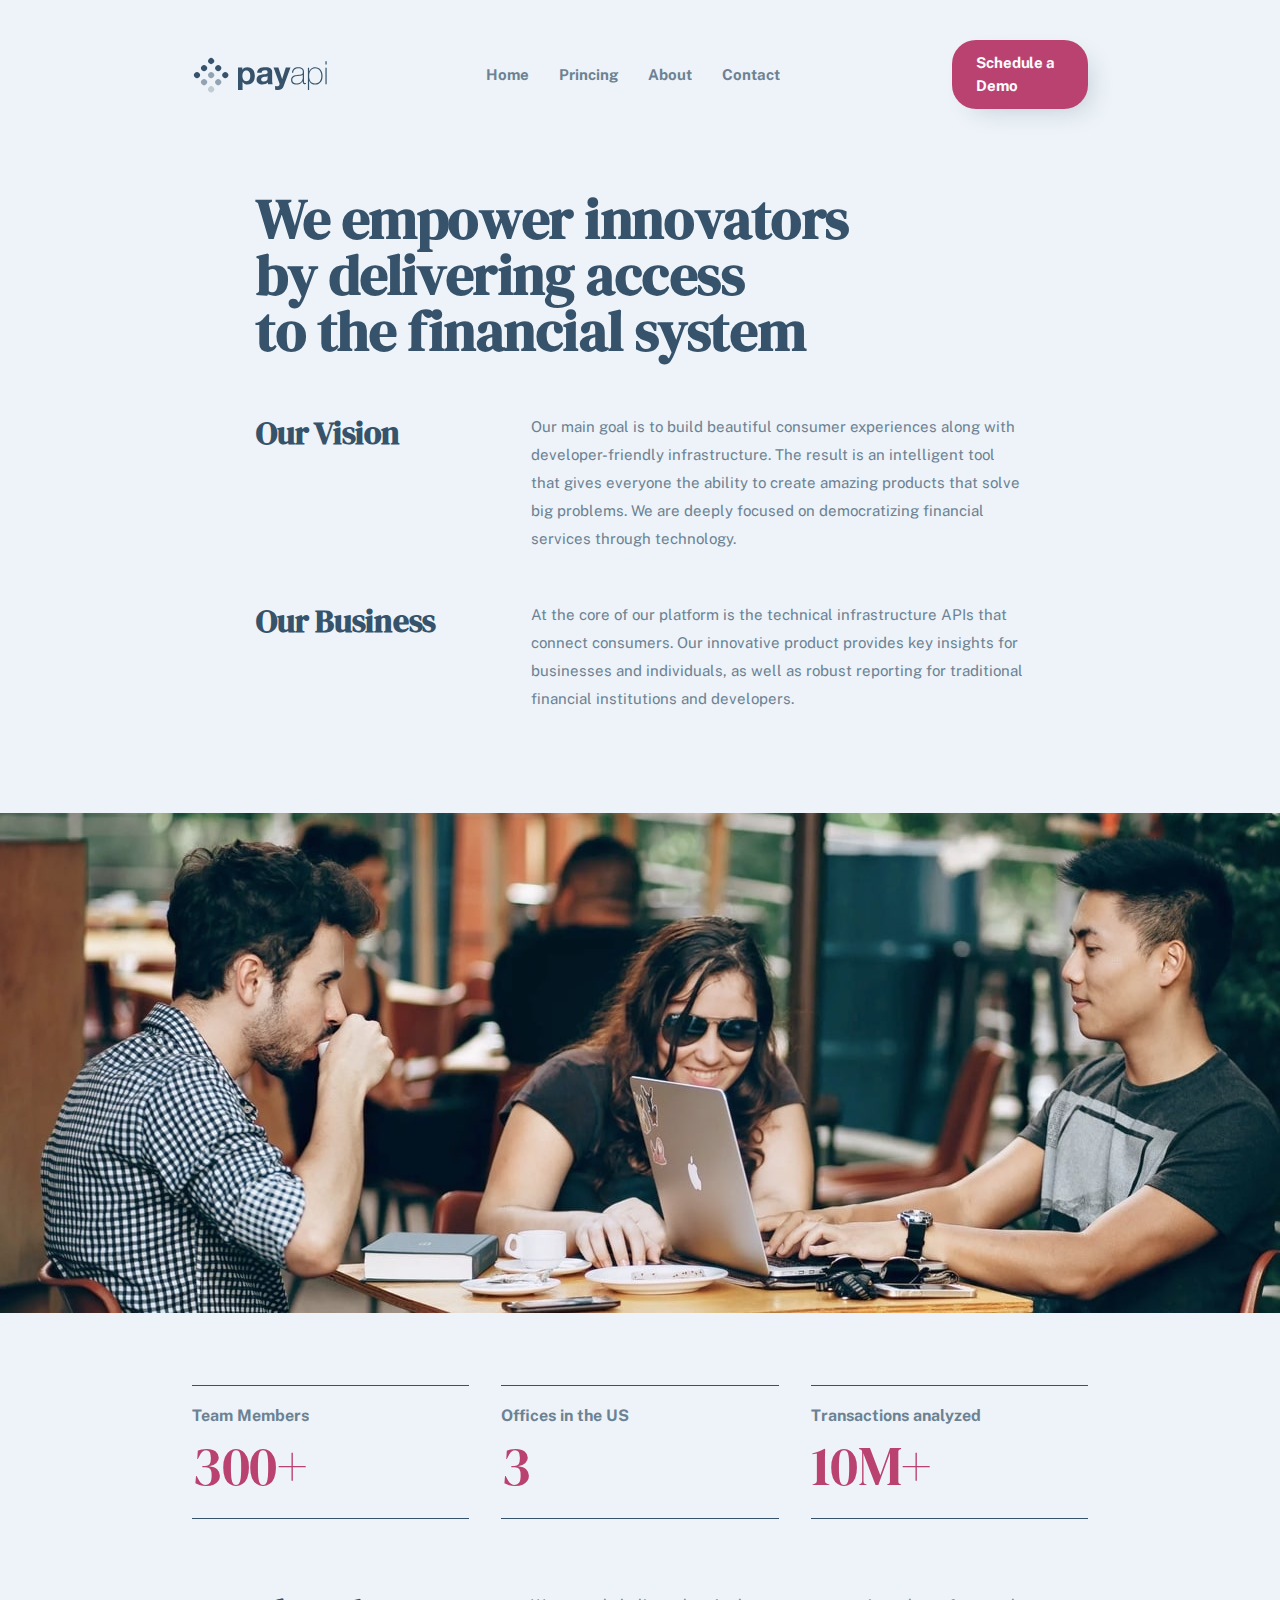
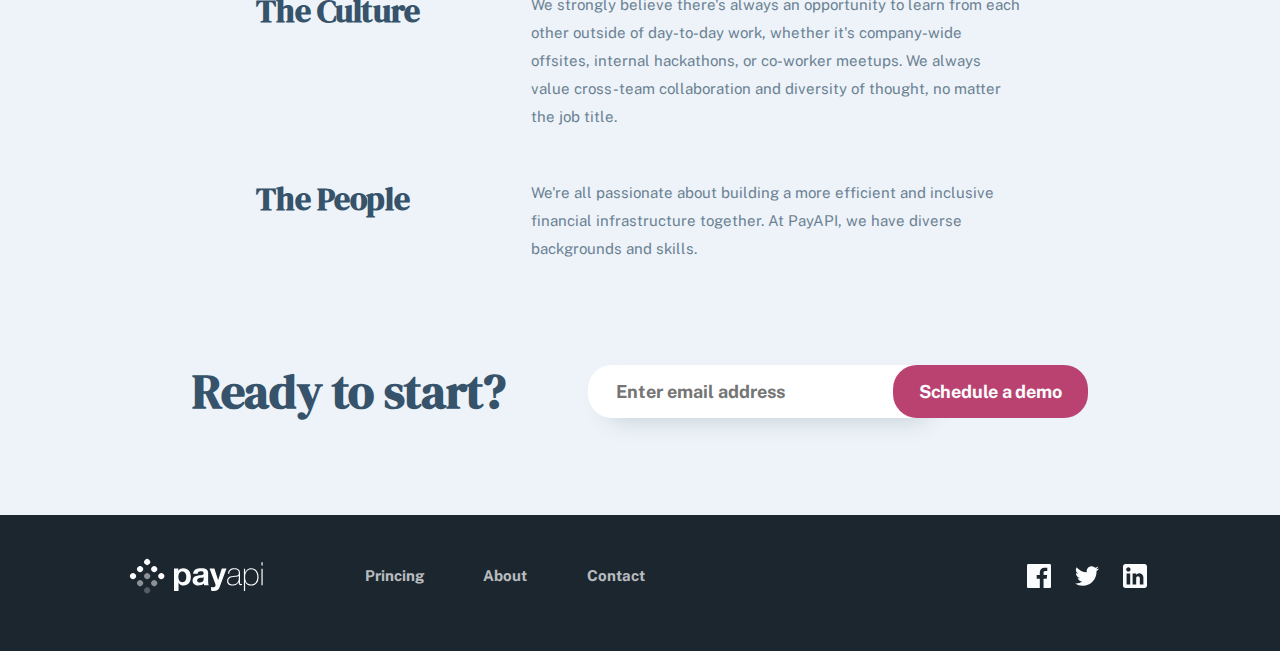
<file: pages/about.html>
<!DOCTYPE html>
<html lang="en">

<head>

    <meta charset="UTF-8">
    <meta name="viewport" content="width=device-width, initial-scale=1.0">

    <title>Project PayApi</title>
    <meta name="description" content="">

    <link rel="stylesheet" href="../css/normalize.css">
    <link rel="stylesheet" href="../css/reset.css">
    <link rel="stylesheet" href="../css/main.css">
    <link rel="stylesheet" href="../css/about.css">

</head>

<body>
    <header>
        <svg class="logo" width="180" height="38" xmlns="http://www.w3.org/2000/svg">
            <g fill="#36536B" fill-rule="evenodd">
                <path
                    d="M50.544 33.934v-7.84h.064a5.36 5.36 0 002.128 1.84c.864.416 1.808.624 2.832.624 1.216 0 2.277-.235 3.184-.704a6.738 6.738 0 002.272-1.888 8.147 8.147 0 001.36-2.72 11.37 11.37 0 00.448-3.2c0-1.173-.15-2.299-.448-3.376-.299-1.077-.757-2.021-1.376-2.832a6.937 6.937 0 00-2.336-1.952c-.939-.49-2.059-.736-3.36-.736-1.024 0-1.963.203-2.816.608-.853.405-1.557 1.056-2.112 1.952h-.064v-2.112H46v22.336h4.544zm3.808-8.768c-.725 0-1.344-.15-1.856-.448a3.595 3.595 0 01-1.232-1.168 5.044 5.044 0 01-.672-1.68 9.192 9.192 0 01-.208-1.952c0-.683.064-1.344.192-1.984a4.98 4.98 0 01.656-1.696c.31-.49.715-.89 1.216-1.2.501-.31 1.125-.464 1.872-.464.725 0 1.339.155 1.84.464.501.31.912.715 1.232 1.216.32.501.55 1.072.688 1.712.139.64.208 1.29.208 1.952 0 .661-.064 1.312-.192 1.952-.128.64-.347 1.2-.656 1.68-.31.48-.715.87-1.216 1.168-.501.299-1.125.448-1.872.448zm15.882 3.392c1.024 0 2.027-.15 3.008-.448a5.921 5.921 0 002.56-1.568 6.52 6.52 0 00.32 1.6h4.608c-.213-.341-.363-.853-.448-1.536a17.288 17.288 0 01-.128-2.144v-8.608c0-1.003-.224-1.808-.672-2.416a4.603 4.603 0 00-1.728-1.424 7.733 7.733 0 00-2.336-.688 18.543 18.543 0 00-2.528-.176c-.917 0-1.83.09-2.736.272a7.809 7.809 0 00-2.448.912 5.448 5.448 0 00-1.792 1.696c-.47.704-.736 1.59-.8 2.656h4.544c.085-.896.384-1.536.896-1.92.512-.384 1.216-.576 2.112-.576.405 0 .784.027 1.136.08.352.053.661.16.928.32s.48.384.64.672c.16.288.24.677.24 1.168.021.47-.117.827-.416 1.072-.299.245-.704.432-1.216.56-.512.128-1.099.224-1.76.288-.661.064-1.333.15-2.016.256-.683.107-1.36.25-2.032.432a5.735 5.735 0 00-1.792.816c-.523.363-.95.848-1.28 1.456-.33.608-.496 1.381-.496 2.32 0 .853.144 1.59.432 2.208a4.17 4.17 0 001.2 1.536c.512.405 1.11.704 1.792.896a8.127 8.127 0 002.208.288zm1.696-3.008c-.363 0-.715-.032-1.056-.096a2.566 2.566 0 01-.896-.336 1.717 1.717 0 01-.608-.656c-.15-.277-.224-.619-.224-1.024 0-.427.075-.779.224-1.056.15-.277.347-.507.592-.688a2.98 2.98 0 01.864-.432c.33-.107.667-.192 1.008-.256.363-.064.725-.117 1.088-.16.363-.043.71-.096 1.04-.16.33-.064.64-.144.928-.24.288-.096.528-.23.72-.4v1.696c0 .256-.027.597-.08 1.024a3.428 3.428 0 01-.432 1.264c-.235.416-.597.773-1.088 1.072-.49.299-1.184.448-2.08.448zm13.962 8.384c1.557 0 2.773-.288 3.648-.864.874-.576 1.557-1.536 2.048-2.88L98.5 11.598h-4.704L90.18 22.926h-.064l-3.744-11.328H81.54l5.792 15.52c.128.32.192.661.192 1.024 0 .49-.144.939-.432 1.344-.288.405-.731.64-1.328.704-.448.021-.896.01-1.344-.032-.448-.043-.886-.085-1.312-.128v3.744c.469.043.933.08 1.392.112.458.032.922.048 1.392.048zm18.698-5.408c.789 0 1.514-.096 2.176-.288a6.581 6.581 0 001.776-.8c.522-.341.965-.73 1.328-1.168.362-.437.64-.901.832-1.392h.064v.864c0 .341.026.656.08.944.053.288.154.539.304.752.149.213.368.384.656.512.288.128.677.192 1.168.192.34 0 .672-.043.992-.128V26.99a5.835 5.835 0 01-.896.096c-.278 0-.491-.059-.64-.176a.961.961 0 01-.32-.464 2.357 2.357 0 01-.112-.64c-.011-.235-.016-.47-.016-.704v-9.568c0-1.259-.454-2.277-1.36-3.056-.907-.779-2.352-1.168-4.336-1.168-1.984 0-3.515.453-4.592 1.36-1.078.907-1.66 2.267-1.744 4.08h1.216c.085-1.472.58-2.57 1.488-3.296.906-.725 2.096-1.088 3.568-1.088.832 0 1.536.085 2.112.256.576.17 1.045.405 1.408.704.362.299.629.64.8 1.024.17.384.256.8.256 1.248 0 .576-.032 1.056-.096 1.44a1.64 1.64 0 01-.48.944c-.256.245-.635.437-1.136.576-.502.139-1.19.24-2.064.304l-1.888.16c-.662.064-1.35.17-2.064.32-.715.15-1.366.4-1.952.752a4.367 4.367 0 00-1.456 1.44c-.384.608-.576 1.392-.576 2.352 0 1.579.48 2.747 1.44 3.504.96.757 2.314 1.136 4.064 1.136zm.032-1.056c-1.344 0-2.4-.293-3.168-.88-.768-.587-1.152-1.488-1.152-2.704 0-.768.149-1.392.448-1.872.298-.48.688-.859 1.168-1.136a5.213 5.213 0 011.616-.592 20.778 20.778 0 011.792-.272l2.048-.192a16.93 16.93 0 002.032-.288c.608-.128 1.06-.373 1.36-.736v3.072c0 .213-.06.624-.176 1.232-.118.608-.39 1.237-.816 1.888-.427.65-1.046 1.227-1.856 1.728-.811.501-1.91.752-3.296.752zm12.49 6.56v-9.312h.063c.491 1.344 1.27 2.315 2.336 2.912 1.067.597 2.283.896 3.648.896 1.26 0 2.352-.213 3.28-.64a6.254 6.254 0 002.304-1.776c.608-.757 1.062-1.659 1.36-2.704.3-1.045.448-2.197.448-3.456 0-1.152-.149-2.25-.448-3.296-.298-1.045-.752-1.963-1.36-2.752a6.651 6.651 0 00-2.304-1.888c-.928-.47-2.02-.704-3.28-.704-.896 0-1.69.139-2.384.416a6.39 6.39 0 00-1.776 1.04c-.49.416-.885.87-1.184 1.36-.298.49-.512.939-.64 1.344h-.064v-3.776h-1.216V34.03h1.216zm6.047-6.56c-1.152 0-2.117-.208-2.896-.624a5.008 5.008 0 01-1.856-1.664c-.458-.693-.784-1.493-.976-2.4a13.637 13.637 0 01-.288-2.832c0-.981.107-1.925.32-2.832a7.152 7.152 0 011.04-2.416 5.407 5.407 0 011.872-1.696c.768-.427 1.696-.64 2.784-.64 1.11 0 2.054.219 2.832.656a5.599 5.599 0 011.904 1.728c.491.715.854 1.525 1.088 2.432.235.907.352 1.83.352 2.768 0 1.024-.122 1.99-.368 2.896-.245.907-.618 1.701-1.12 2.384a5.487 5.487 0 01-1.92 1.632c-.778.405-1.7.608-2.768.608zm11.498-18.88V5.294h-1.216V8.59h1.216zm0 19.552V11.694h-1.216v16.448h1.216z"
                    fill-rule="nonzero" />
                <g>
                    <circle transform="rotate(45 19.142 5)" cx="19.142" cy="5" r="3" />
                    <circle transform="rotate(45 26.213 12.071)" cx="26.213" cy="12.071" r="3" />
                    <circle transform="rotate(45 33.284 19.142)" cx="33.284" cy="19.142" r="3" />
                    <circle transform="rotate(45 12.071 12.071)" cx="12.071" cy="12.071" r="3" />
                    <circle opacity=".5" transform="rotate(45 19.142 19.142)" cx="19.142" cy="19.142" r="3" />
                    <circle opacity=".5" transform="rotate(45 26.213 26.213)" cx="26.213" cy="26.213" r="3" />
                    <circle transform="rotate(45 5 19.142)" cx="5" cy="19.142" r="3" />
                    <circle opacity=".5" transform="rotate(45 12.071 26.213)" cx="12.071" cy="26.213" r="3" />
                    <circle opacity=".25" transform="rotate(45 19.142 33.284)" cx="19.142" cy="33.284" r="3" />
                </g>
            </g>
        </svg>
        <a href="#">
            <svg class="burger-menu-icon" width="28" height="17" xmlns="http://www.w3.org/2000/svg">
                <g fill="#36536B" fill-rule="evenodd">
                    <path d="M0 0h28v3H0zM0 7h28v3H0zM0 14h28v3H0z" />
                </g>
            </svg>
            <div class="burger-menu-content">
                <nav>
                    <ul class="links">
                        <li><a class="link" href="../index.html">Home</a></li>
                        <li><a class="link" href="../pages/pricing.html">Princing</a></li>
                        <li><a class="link" href="../pages/about.html">About</a></li>
                        <li><a class="link contact" href="../pages/contact.html">Contact</a></li>
                    </ul>
                    <a class="call-to-action" href="#">Schedule a Demo</a>
                </nav>
            </div>
        </a>
    </header>
    <main>
        <article class="ambitions-container">
            <div class="ambitions-content">
                <h1 class="main-title">We empower innovators
                    by delivering access to the financial system</h1>
                <div class="ambitions">
                    <h3>Our Vision </h2>
                    <p>Our main goal is to build beautiful consumer experiences along with developer-friendly
                        infrastructure. The result is an intelligent tool that gives everyone the ability to create
                        amazing products that solve big problems. We are deeply focused on democratizing financial
                        services through technology. </p>
                </div>
                <div class="ambitions business">
                    <h3>Our Business</h2>
                    <p>At the core of our platform is the technical infrastructure APIs that connect consumers. Our
                        innovative product provides key insights for businesses and individuals, as well as robust
                        reporting for traditional financial institutions and developers. </p>
                </div>
            </div>
            <div class="image">
            </div>
        </article>
        <section class="stats-container">
            <div class="stats-content">
                <div class="stats">
                    <div class="stat team-members">
                        <h4>Team Members</h4>
                        <span>300+</span>
                    </div>
                    <div class="stat office">
                        <h4>Offices in the US</h4>
                        <span>3</span>
                    </div>
                    <div class="stat transaction">
                        <h4>Transactions analyzed</h4>
                        <span>10M+</span>
                    </div>
                </div>
            </div>
        </section>
        <article class="ambitions-container">
            <div class="ambitions-content">
                <div class="ambitions">
                    <h3>The Culture</h3>
                    <p>We strongly believe there's always an opportunity to learn from each other outside of day-to-day work, whether it's company-wide offsites, internal hackathons, or co-worker meetups. We always value cross-team collaboration and diversity of thought, no matter the job title.</p>
                </div>
                <div class="ambitions">
                    <h3>The People</h3>
                    <p> We're all passionate about building a more efficient and inclusive financial infrastructure together. At PayAPI, we have diverse backgrounds and skills.</p>
                </div>
            </div>
        </article>
    </section>
    <section class="demo-container">
        <h2 class="demo-title">Ready to start?</h2>
        <form class="demo-form" action="">
            <input id="email-advantage" type="email" name="email-advantage" autocomplete
                placeholder="Enter email address">
            <button class="button-advantage" type="submit">Schedule a demo</button>
        </form>
    </section>
    </main>
    <footer>
        <div class="main-footer">
            <svg class="footer-logo" width="165" height="38" xmlns="http://www.w3.org/2000/svg">
                <g fill="#FBFCFE" fill-rule="evenodd">
                    <path
                        d="M50.544 33.934v-7.84h.064a5.36 5.36 0 002.128 1.84c.864.416 1.808.624 2.832.624 1.216 0 2.277-.235 3.184-.704a6.738 6.738 0 002.272-1.888 8.147 8.147 0 001.36-2.72 11.37 11.37 0 00.448-3.2c0-1.173-.15-2.299-.448-3.376-.299-1.077-.757-2.021-1.376-2.832a6.937 6.937 0 00-2.336-1.952c-.939-.49-2.059-.736-3.36-.736-1.024 0-1.963.203-2.816.608-.853.405-1.557 1.056-2.112 1.952h-.064v-2.112H46v22.336h4.544zm3.808-8.768c-.725 0-1.344-.15-1.856-.448a3.595 3.595 0 01-1.232-1.168 5.044 5.044 0 01-.672-1.68 9.192 9.192 0 01-.208-1.952c0-.683.064-1.344.192-1.984a4.98 4.98 0 01.656-1.696c.31-.49.715-.89 1.216-1.2.501-.31 1.125-.464 1.872-.464.725 0 1.339.155 1.84.464.501.31.912.715 1.232 1.216.32.501.55 1.072.688 1.712.139.64.208 1.29.208 1.952 0 .661-.064 1.312-.192 1.952-.128.64-.347 1.2-.656 1.68-.31.48-.715.87-1.216 1.168-.501.299-1.125.448-1.872.448zm15.882 3.392c1.024 0 2.027-.15 3.008-.448a5.921 5.921 0 002.56-1.568 6.52 6.52 0 00.32 1.6h4.608c-.213-.341-.363-.853-.448-1.536a17.288 17.288 0 01-.128-2.144v-8.608c0-1.003-.224-1.808-.672-2.416a4.603 4.603 0 00-1.728-1.424 7.733 7.733 0 00-2.336-.688 18.543 18.543 0 00-2.528-.176c-.917 0-1.83.09-2.736.272a7.809 7.809 0 00-2.448.912 5.448 5.448 0 00-1.792 1.696c-.47.704-.736 1.59-.8 2.656h4.544c.085-.896.384-1.536.896-1.92.512-.384 1.216-.576 2.112-.576.405 0 .784.027 1.136.08.352.053.661.16.928.32s.48.384.64.672c.16.288.24.677.24 1.168.021.47-.117.827-.416 1.072-.299.245-.704.432-1.216.56-.512.128-1.099.224-1.76.288-.661.064-1.333.15-2.016.256-.683.107-1.36.25-2.032.432a5.735 5.735 0 00-1.792.816c-.523.363-.95.848-1.28 1.456-.33.608-.496 1.381-.496 2.32 0 .853.144 1.59.432 2.208a4.17 4.17 0 001.2 1.536c.512.405 1.11.704 1.792.896a8.127 8.127 0 002.208.288zm1.696-3.008c-.363 0-.715-.032-1.056-.096a2.566 2.566 0 01-.896-.336 1.717 1.717 0 01-.608-.656c-.15-.277-.224-.619-.224-1.024 0-.427.075-.779.224-1.056.15-.277.347-.507.592-.688a2.98 2.98 0 01.864-.432c.33-.107.667-.192 1.008-.256.363-.064.725-.117 1.088-.16.363-.043.71-.096 1.04-.16.33-.064.64-.144.928-.24.288-.096.528-.23.72-.4v1.696c0 .256-.027.597-.08 1.024a3.428 3.428 0 01-.432 1.264c-.235.416-.597.773-1.088 1.072-.49.299-1.184.448-2.08.448zm13.962 8.384c1.557 0 2.773-.288 3.648-.864.874-.576 1.557-1.536 2.048-2.88L98.5 11.598h-4.704L90.18 22.926h-.064l-3.744-11.328H81.54l5.792 15.52c.128.32.192.661.192 1.024 0 .49-.144.939-.432 1.344-.288.405-.731.64-1.328.704-.448.021-.896.01-1.344-.032-.448-.043-.886-.085-1.312-.128v3.744c.469.043.933.08 1.392.112.458.032.922.048 1.392.048zm18.698-5.408c.789 0 1.514-.096 2.176-.288a6.581 6.581 0 001.776-.8c.522-.341.965-.73 1.328-1.168.362-.437.64-.901.832-1.392h.064v.864c0 .341.026.656.08.944.053.288.154.539.304.752.149.213.368.384.656.512.288.128.677.192 1.168.192.34 0 .672-.043.992-.128V26.99a5.835 5.835 0 01-.896.096c-.278 0-.491-.059-.64-.176a.961.961 0 01-.32-.464 2.357 2.357 0 01-.112-.64c-.011-.235-.016-.47-.016-.704v-9.568c0-1.259-.454-2.277-1.36-3.056-.907-.779-2.352-1.168-4.336-1.168-1.984 0-3.515.453-4.592 1.36-1.078.907-1.66 2.267-1.744 4.08h1.216c.085-1.472.58-2.57 1.488-3.296.906-.725 2.096-1.088 3.568-1.088.832 0 1.536.085 2.112.256.576.17 1.045.405 1.408.704.362.299.629.64.8 1.024.17.384.256.8.256 1.248 0 .576-.032 1.056-.096 1.44a1.64 1.64 0 01-.48.944c-.256.245-.635.437-1.136.576-.502.139-1.19.24-2.064.304l-1.888.16c-.662.064-1.35.17-2.064.32-.715.15-1.366.4-1.952.752a4.367 4.367 0 00-1.456 1.44c-.384.608-.576 1.392-.576 2.352 0 1.579.48 2.747 1.44 3.504.96.757 2.314 1.136 4.064 1.136zm.032-1.056c-1.344 0-2.4-.293-3.168-.88-.768-.587-1.152-1.488-1.152-2.704 0-.768.149-1.392.448-1.872.298-.48.688-.859 1.168-1.136a5.213 5.213 0 011.616-.592 20.778 20.778 0 011.792-.272l2.048-.192a16.93 16.93 0 002.032-.288c.608-.128 1.06-.373 1.36-.736v3.072c0 .213-.06.624-.176 1.232-.118.608-.39 1.237-.816 1.888-.427.65-1.046 1.227-1.856 1.728-.811.501-1.91.752-3.296.752zm12.49 6.56v-9.312h.063c.491 1.344 1.27 2.315 2.336 2.912 1.067.597 2.283.896 3.648.896 1.26 0 2.352-.213 3.28-.64a6.254 6.254 0 002.304-1.776c.608-.757 1.062-1.659 1.36-2.704.3-1.045.448-2.197.448-3.456 0-1.152-.149-2.25-.448-3.296-.298-1.045-.752-1.963-1.36-2.752a6.651 6.651 0 00-2.304-1.888c-.928-.47-2.02-.704-3.28-.704-.896 0-1.69.139-2.384.416a6.39 6.39 0 00-1.776 1.04c-.49.416-.885.87-1.184 1.36-.298.49-.512.939-.64 1.344h-.064v-3.776h-1.216V34.03h1.216zm6.047-6.56c-1.152 0-2.117-.208-2.896-.624a5.008 5.008 0 01-1.856-1.664c-.458-.693-.784-1.493-.976-2.4a13.637 13.637 0 01-.288-2.832c0-.981.107-1.925.32-2.832a7.152 7.152 0 011.04-2.416 5.407 5.407 0 011.872-1.696c.768-.427 1.696-.64 2.784-.64 1.11 0 2.054.219 2.832.656a5.599 5.599 0 011.904 1.728c.491.715.854 1.525 1.088 2.432.235.907.352 1.83.352 2.768 0 1.024-.122 1.99-.368 2.896-.245.907-.618 1.701-1.12 2.384a5.487 5.487 0 01-1.92 1.632c-.778.405-1.7.608-2.768.608zm11.498-18.88V5.294h-1.216V8.59h1.216zm0 19.552V11.694h-1.216v16.448h1.216z"
                        fill-rule="nonzero" />
                    <g>
                        <circle transform="rotate(45 19.142 5)" cx="19.142" cy="5" r="3" />
                        <circle transform="rotate(45 26.213 12.071)" cx="26.213" cy="12.071" r="3" />
                        <circle transform="rotate(45 33.284 19.142)" cx="33.284" cy="19.142" r="3" />
                        <circle transform="rotate(45 12.071 12.071)" cx="12.071" cy="12.071" r="3" />
                        <circle opacity=".5" transform="rotate(45 19.142 19.142)" cx="19.142" cy="19.142" r="3" />
                        <circle opacity=".5" transform="rotate(45 26.213 26.213)" cx="26.213" cy="26.213" r="3" />
                        <circle transform="rotate(45 5 19.142)" cx="5" cy="19.142" r="3" />
                        <circle opacity=".5" transform="rotate(45 12.071 26.213)" cx="12.071" cy="26.213" r="3" />
                        <circle opacity=".25" transform="rotate(45 19.142 33.284)" cx="19.142" cy="33.284" r="3" />
                    </g>
                </g>
            </svg>
            <nav class="footer-main-nav">
                <ul class="footer-nav-links">
                    <li class="footer-nav-link"><a href="./pricing.html">Princing</a></li>
                    <li class="footer-nav-link"><a href="./about.html">About</a></li>
                    <li class="footer-nav-link"><a href="./contact.html">Contact</a></li>
                </ul>
            </nav>
            <div class="footer-social-links">
                <ul class="social-links">
                    <li class="social-link">
                        <svg width="24" height="24" xmlns="http://www.w3.org/2000/svg">
                            <path
                                d="M22.675 0H1.325C.593 0 0 .593 0 1.325v21.351C0 23.407.593 24 1.325 24H12.82v-9.294H9.692v-3.622h3.128V8.413c0-3.1 1.893-4.788 4.659-4.788 1.325 0 2.463.099 2.795.143v3.24l-1.918.001c-1.504 0-1.795.715-1.795 1.763v2.313h3.587l-.467 3.622h-3.12V24h6.116c.73 0 1.323-.593 1.323-1.325V1.325C24 .593 23.407 0 22.675 0z"
                                fill-rule="nonzero" />
                        </svg>
                    </li>
                    <li class="social-link">
                        <svg width="24" height="20" xmlns="http://www.w3.org/2000/svg">
                            <path
                                d="M24 2.557a9.83 9.83 0 01-2.828.775A4.932 4.932 0 0023.337.608a9.864 9.864 0 01-3.127 1.195A4.916 4.916 0 0016.616.248c-3.179 0-5.515 2.966-4.797 6.045A13.978 13.978 0 011.671 1.149a4.93 4.93 0 001.523 6.574 4.903 4.903 0 01-2.229-.616c-.054 2.281 1.581 4.415 3.949 4.89a4.935 4.935 0 01-2.224.084 4.928 4.928 0 004.6 3.419A9.9 9.9 0 010 17.54a13.94 13.94 0 007.548 2.212c9.142 0 14.307-7.721 13.995-14.646A10.025 10.025 0 0024 2.557z"
                                fill-rule="nonzero" />
                        </svg>
                    </li>
                    <li class="social-link">
                        <svg width="24" height="24" xmlns="http://www.w3.org/2000/svg">
                            <path
                                d="M21.6 0H2.4C1.08 0 0 1.08 0 2.4v19.2C0 22.92 1.08 24 2.4 24h19.2c1.32 0 2.4-1.08 2.4-2.4V2.4C24 1.08 22.92 0 21.6 0zM7.2 20.4H3.6V9.6h3.6v10.8zM5.4 7.56c-1.2 0-2.16-.96-2.16-2.16 0-1.2.96-2.16 2.16-2.16 1.2 0 2.16.96 2.16 2.16 0 1.2-.96 2.16-2.16 2.16zm15 12.84h-3.6v-6.36c0-.96-.84-1.8-1.8-1.8-.96 0-1.8.84-1.8 1.8v6.36H9.6V9.6h3.6v1.44c.6-.96 1.92-1.68 3-1.68 2.28 0 4.2 1.92 4.2 4.2v6.84z"
                                fill-rule="nonzero" />
                        </svg>
                    </li>
                </ul>
            </div>
        </div>
    </footer>

</body>

</html>
</file>
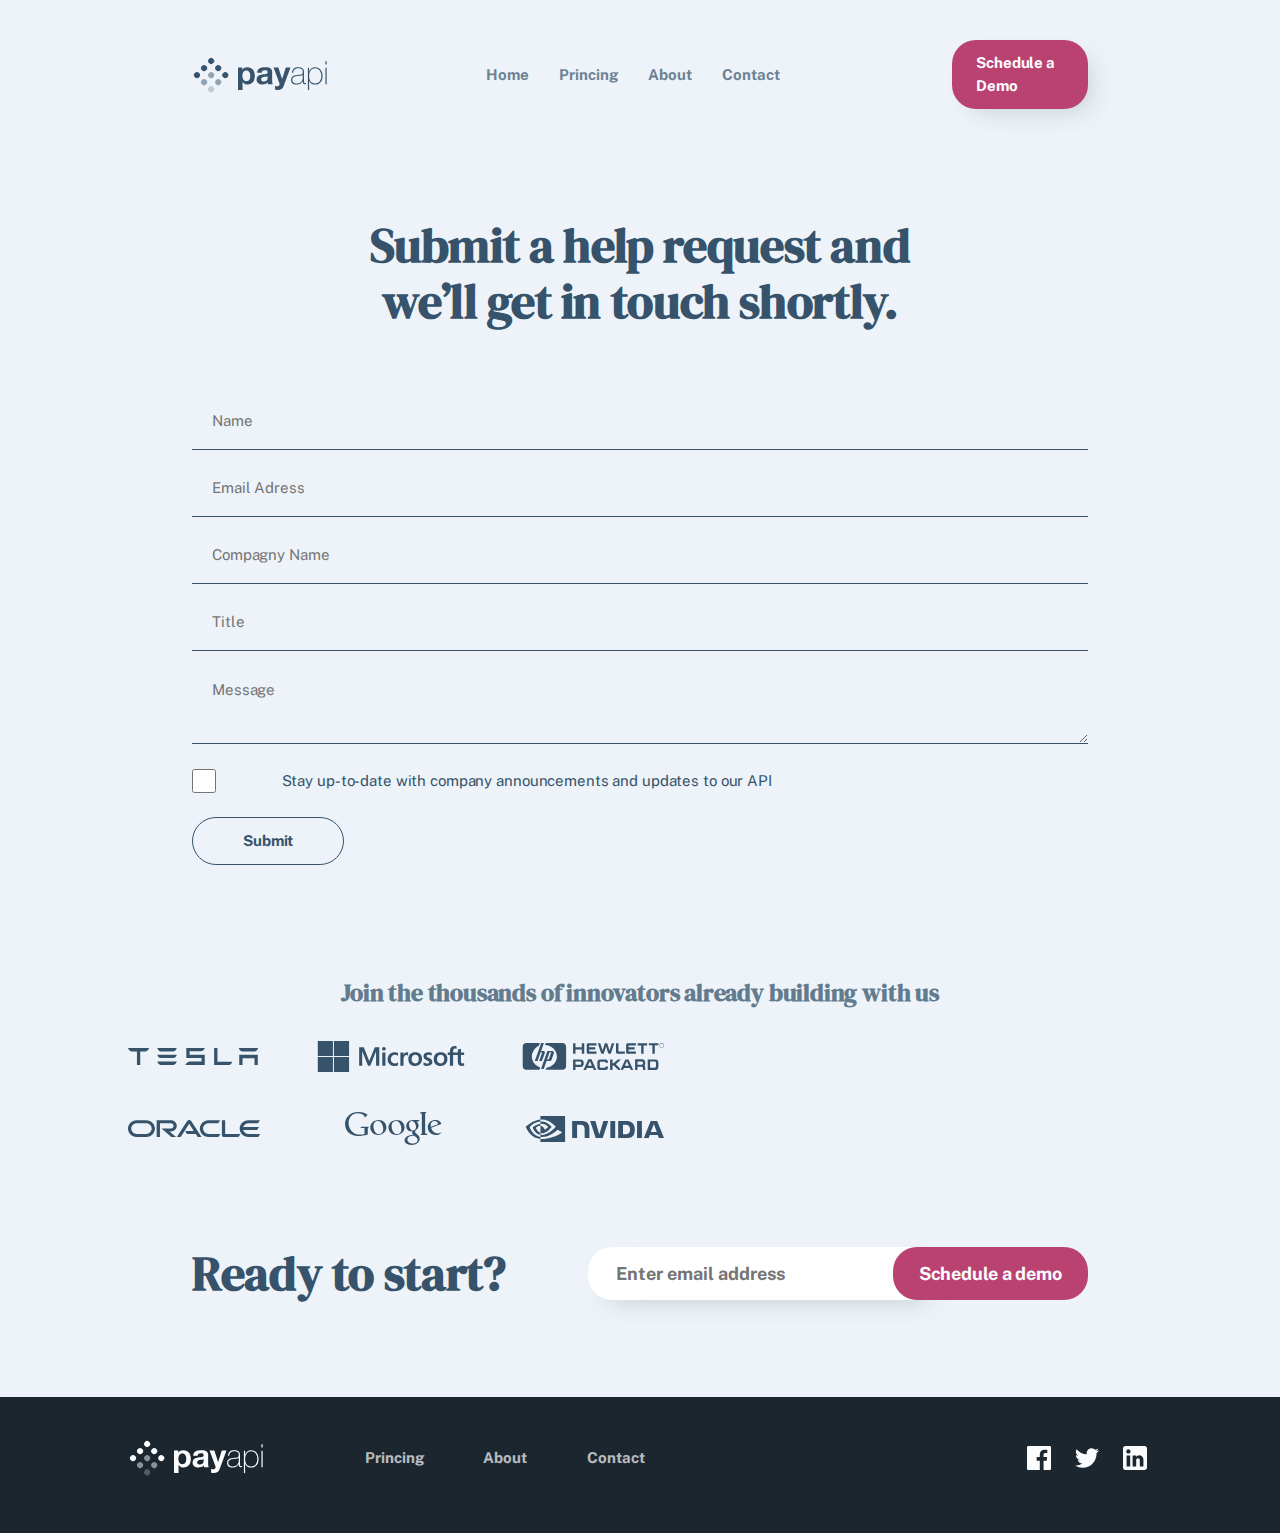
<file: pages/contact.html>
<!DOCTYPE html>
<html lang="en">

<head>

    <meta charset="UTF-8">
    <meta name="viewport" content="width=device-width, initial-scale=1.0">

    <title>Project PayApi</title>
    <meta name="description" content="">

    <link rel="stylesheet" href="../css/normalize.css">
    <link rel="stylesheet" href="../css/reset.css">
    <link rel="stylesheet" href="../css/main.css">
    <link rel="stylesheet" href="../css/contact.css">

</head>
<body>
    <header>
        <svg class="logo" width="180" height="38" xmlns="http://www.w3.org/2000/svg">
            <g fill="#36536B" fill-rule="evenodd">
                <path
                    d="M50.544 33.934v-7.84h.064a5.36 5.36 0 002.128 1.84c.864.416 1.808.624 2.832.624 1.216 0 2.277-.235 3.184-.704a6.738 6.738 0 002.272-1.888 8.147 8.147 0 001.36-2.72 11.37 11.37 0 00.448-3.2c0-1.173-.15-2.299-.448-3.376-.299-1.077-.757-2.021-1.376-2.832a6.937 6.937 0 00-2.336-1.952c-.939-.49-2.059-.736-3.36-.736-1.024 0-1.963.203-2.816.608-.853.405-1.557 1.056-2.112 1.952h-.064v-2.112H46v22.336h4.544zm3.808-8.768c-.725 0-1.344-.15-1.856-.448a3.595 3.595 0 01-1.232-1.168 5.044 5.044 0 01-.672-1.68 9.192 9.192 0 01-.208-1.952c0-.683.064-1.344.192-1.984a4.98 4.98 0 01.656-1.696c.31-.49.715-.89 1.216-1.2.501-.31 1.125-.464 1.872-.464.725 0 1.339.155 1.84.464.501.31.912.715 1.232 1.216.32.501.55 1.072.688 1.712.139.64.208 1.29.208 1.952 0 .661-.064 1.312-.192 1.952-.128.64-.347 1.2-.656 1.68-.31.48-.715.87-1.216 1.168-.501.299-1.125.448-1.872.448zm15.882 3.392c1.024 0 2.027-.15 3.008-.448a5.921 5.921 0 002.56-1.568 6.52 6.52 0 00.32 1.6h4.608c-.213-.341-.363-.853-.448-1.536a17.288 17.288 0 01-.128-2.144v-8.608c0-1.003-.224-1.808-.672-2.416a4.603 4.603 0 00-1.728-1.424 7.733 7.733 0 00-2.336-.688 18.543 18.543 0 00-2.528-.176c-.917 0-1.83.09-2.736.272a7.809 7.809 0 00-2.448.912 5.448 5.448 0 00-1.792 1.696c-.47.704-.736 1.59-.8 2.656h4.544c.085-.896.384-1.536.896-1.92.512-.384 1.216-.576 2.112-.576.405 0 .784.027 1.136.08.352.053.661.16.928.32s.48.384.64.672c.16.288.24.677.24 1.168.021.47-.117.827-.416 1.072-.299.245-.704.432-1.216.56-.512.128-1.099.224-1.76.288-.661.064-1.333.15-2.016.256-.683.107-1.36.25-2.032.432a5.735 5.735 0 00-1.792.816c-.523.363-.95.848-1.28 1.456-.33.608-.496 1.381-.496 2.32 0 .853.144 1.59.432 2.208a4.17 4.17 0 001.2 1.536c.512.405 1.11.704 1.792.896a8.127 8.127 0 002.208.288zm1.696-3.008c-.363 0-.715-.032-1.056-.096a2.566 2.566 0 01-.896-.336 1.717 1.717 0 01-.608-.656c-.15-.277-.224-.619-.224-1.024 0-.427.075-.779.224-1.056.15-.277.347-.507.592-.688a2.98 2.98 0 01.864-.432c.33-.107.667-.192 1.008-.256.363-.064.725-.117 1.088-.16.363-.043.71-.096 1.04-.16.33-.064.64-.144.928-.24.288-.096.528-.23.72-.4v1.696c0 .256-.027.597-.08 1.024a3.428 3.428 0 01-.432 1.264c-.235.416-.597.773-1.088 1.072-.49.299-1.184.448-2.08.448zm13.962 8.384c1.557 0 2.773-.288 3.648-.864.874-.576 1.557-1.536 2.048-2.88L98.5 11.598h-4.704L90.18 22.926h-.064l-3.744-11.328H81.54l5.792 15.52c.128.32.192.661.192 1.024 0 .49-.144.939-.432 1.344-.288.405-.731.64-1.328.704-.448.021-.896.01-1.344-.032-.448-.043-.886-.085-1.312-.128v3.744c.469.043.933.08 1.392.112.458.032.922.048 1.392.048zm18.698-5.408c.789 0 1.514-.096 2.176-.288a6.581 6.581 0 001.776-.8c.522-.341.965-.73 1.328-1.168.362-.437.64-.901.832-1.392h.064v.864c0 .341.026.656.08.944.053.288.154.539.304.752.149.213.368.384.656.512.288.128.677.192 1.168.192.34 0 .672-.043.992-.128V26.99a5.835 5.835 0 01-.896.096c-.278 0-.491-.059-.64-.176a.961.961 0 01-.32-.464 2.357 2.357 0 01-.112-.64c-.011-.235-.016-.47-.016-.704v-9.568c0-1.259-.454-2.277-1.36-3.056-.907-.779-2.352-1.168-4.336-1.168-1.984 0-3.515.453-4.592 1.36-1.078.907-1.66 2.267-1.744 4.08h1.216c.085-1.472.58-2.57 1.488-3.296.906-.725 2.096-1.088 3.568-1.088.832 0 1.536.085 2.112.256.576.17 1.045.405 1.408.704.362.299.629.64.8 1.024.17.384.256.8.256 1.248 0 .576-.032 1.056-.096 1.44a1.64 1.64 0 01-.48.944c-.256.245-.635.437-1.136.576-.502.139-1.19.24-2.064.304l-1.888.16c-.662.064-1.35.17-2.064.32-.715.15-1.366.4-1.952.752a4.367 4.367 0 00-1.456 1.44c-.384.608-.576 1.392-.576 2.352 0 1.579.48 2.747 1.44 3.504.96.757 2.314 1.136 4.064 1.136zm.032-1.056c-1.344 0-2.4-.293-3.168-.88-.768-.587-1.152-1.488-1.152-2.704 0-.768.149-1.392.448-1.872.298-.48.688-.859 1.168-1.136a5.213 5.213 0 011.616-.592 20.778 20.778 0 011.792-.272l2.048-.192a16.93 16.93 0 002.032-.288c.608-.128 1.06-.373 1.36-.736v3.072c0 .213-.06.624-.176 1.232-.118.608-.39 1.237-.816 1.888-.427.65-1.046 1.227-1.856 1.728-.811.501-1.91.752-3.296.752zm12.49 6.56v-9.312h.063c.491 1.344 1.27 2.315 2.336 2.912 1.067.597 2.283.896 3.648.896 1.26 0 2.352-.213 3.28-.64a6.254 6.254 0 002.304-1.776c.608-.757 1.062-1.659 1.36-2.704.3-1.045.448-2.197.448-3.456 0-1.152-.149-2.25-.448-3.296-.298-1.045-.752-1.963-1.36-2.752a6.651 6.651 0 00-2.304-1.888c-.928-.47-2.02-.704-3.28-.704-.896 0-1.69.139-2.384.416a6.39 6.39 0 00-1.776 1.04c-.49.416-.885.87-1.184 1.36-.298.49-.512.939-.64 1.344h-.064v-3.776h-1.216V34.03h1.216zm6.047-6.56c-1.152 0-2.117-.208-2.896-.624a5.008 5.008 0 01-1.856-1.664c-.458-.693-.784-1.493-.976-2.4a13.637 13.637 0 01-.288-2.832c0-.981.107-1.925.32-2.832a7.152 7.152 0 011.04-2.416 5.407 5.407 0 011.872-1.696c.768-.427 1.696-.64 2.784-.64 1.11 0 2.054.219 2.832.656a5.599 5.599 0 011.904 1.728c.491.715.854 1.525 1.088 2.432.235.907.352 1.83.352 2.768 0 1.024-.122 1.99-.368 2.896-.245.907-.618 1.701-1.12 2.384a5.487 5.487 0 01-1.92 1.632c-.778.405-1.7.608-2.768.608zm11.498-18.88V5.294h-1.216V8.59h1.216zm0 19.552V11.694h-1.216v16.448h1.216z"
                    fill-rule="nonzero" />
                <g>
                    <circle transform="rotate(45 19.142 5)" cx="19.142" cy="5" r="3" />
                    <circle transform="rotate(45 26.213 12.071)" cx="26.213" cy="12.071" r="3" />
                    <circle transform="rotate(45 33.284 19.142)" cx="33.284" cy="19.142" r="3" />
                    <circle transform="rotate(45 12.071 12.071)" cx="12.071" cy="12.071" r="3" />
                    <circle opacity=".5" transform="rotate(45 19.142 19.142)" cx="19.142" cy="19.142" r="3" />
                    <circle opacity=".5" transform="rotate(45 26.213 26.213)" cx="26.213" cy="26.213" r="3" />
                    <circle transform="rotate(45 5 19.142)" cx="5" cy="19.142" r="3" />
                    <circle opacity=".5" transform="rotate(45 12.071 26.213)" cx="12.071" cy="26.213" r="3" />
                    <circle opacity=".25" transform="rotate(45 19.142 33.284)" cx="19.142" cy="33.284" r="3" />
                </g>
            </g>
        </svg>
        <a href="#">
            <svg class="burger-menu-icon" width="28" height="17" xmlns="http://www.w3.org/2000/svg">
                <g fill="#36536B" fill-rule="evenodd">
                    <path d="M0 0h28v3H0zM0 7h28v3H0zM0 14h28v3H0z" />
                </g>
            </svg>
            <div class="burger-menu-content">
                <nav>
                    <ul class="links">
                        <li><a class="link" href="../index.html">Home</a></li>
                        <li><a class="link" href="../pages/pricing.html">Princing</a></li>
                        <li><a class="link" href="../pages/about.html">About</a></li>
                        <li><a class="link contact" href="../pages/contact.html">Contact</a></li>
                    </ul>
                    <a class="call-to-action" href="#">Schedule a Demo</a>
                </nav>
            </div>
        </a>
    </header>
    <main>
        <section class="form-contact-page-container">
            <form class="contact-page" action="">
                <h1 class="main-title">Submit a help request and we’ll get in touch shortly.</h1>
                <input id="name-contact-page" type="text" name="name-contact-page" placeholder="Name" autocomplete>
                <input type="email" name="email-adress-contact-page" id="email-adress-contact-page" autocomplete placeholder="Email Adress">
                <input type="text" name="compagny-name-contact-page" id="compagny-name-contact-page" autocomplete placeholder="Compagny Name">
                <input type="text" name="title-contact-page" id="title-contact-page" autocomplete placeholder="Title">

                <textarea name="message-contact-page" id="message-contact-page" placeholder="Message "></textarea>

                <div class="checkbox-container">
                    <input type="checkbox" name="checkbox-contact-page" id="checkbox-contact-page" autocomplete>
                <label for="checkbox-contact-page">Stay up-to-date with company announcements and updates to our API</label>
                </div>
                <button class="checkbox-button" type="submit">Submit</button>
            </form>
        </section>
        <section class="secondpart-partners-container">
            <div class="secondpart-partners-content">
                <h2>Join the thousands of innovators already building with us</h2>
                <div class="partners-logo">
                    <div class="partners">
                        <svg width="131" height="17" xmlns="http://www.w3.org/2000/svg">
                            <path
                                d="M89.447.047v13.628h14.74c-.375 1.405-1.264 2.623-2.902 3.325h-15.16V.047h3.322zm-12.588 0c-.374 1.452-1.825 2.81-3.603 3.325H61.558l.047 3.372h15.16V17H57.347c.796-1.64 2.387-2.904 4.259-3.419H73.49V10.07H58.33V.047zM21.196 0v.047c-.371 1.503-1.623 2.912-3.386 3.381h-5.287l-.279.094V17H8.951V3.522l-.278-.094H3.386C1.67 3.052.37 1.55 0 .047L21.196 0zm108.586 6.744V17h-3.275v-6.837h-11.98V17h-3.275V6.744h18.53zM48.783 13.58c-.327 1.499-1.637 3.091-3.416 3.419H32.733c-1.778-.328-3.088-1.92-3.462-3.419zm0-6.884c-.327 1.499-1.637 3.09-3.416 3.419H32.733c-1.778-.375-3.088-1.92-3.462-3.419zM130.203 0c-.374 1.499-1.637 3.09-3.416 3.419h-12.634c-1.731-.375-3.041-1.92-3.416-3.419zm-81.42 0c-.327 1.499-1.637 3.09-3.416 3.419H32.733c-1.778-.375-3.088-1.92-3.462-3.419z"
                                fill-rule="nonzero" />
                        </svg>
                        <svg width="148" height="31" xmlns="http://www.w3.org/2000/svg">
                            <path
                                d="M15.922 16v15H.782V16h15.14zm16.149 0v15H16.93V16h15.14zm79.549-4.777c.457 0 .983.054 1.562.16.582.107 1.061.238 1.425.392l.05.021v2.858l-.13-.087a5.195 5.195 0 00-1.403-.642 5.593 5.593 0 00-1.607-.244c-.57 0-1.023.127-1.35.376-.323.248-.48.554-.48.936 0 .432.127.772.378 1.013.261.25.894.574 1.881.965 1.24.493 2.128 1.05 2.64 1.659.516.612.777 1.372.777 2.258 0 1.228-.486 2.232-1.444 2.985-.953.748-2.258 1.127-3.88 1.127-.525 0-1.13-.07-1.795-.205-.667-.135-1.232-.308-1.681-.512l-.049-.022v-3.014l.132.094a6.547 6.547 0 001.776.888c.639.208 1.222.313 1.733.313 1.38 0 2.05-.43 2.05-1.313 0-.31-.067-.561-.197-.745-.134-.187-.371-.38-.706-.572-.342-.195-.88-.443-1.603-.736-.86-.365-1.508-.723-1.928-1.065a3.28 3.28 0 01-.948-1.221c-.204-.465-.308-1.013-.308-1.63 0-1.187.482-2.168 1.431-2.916.944-.744 2.18-1.12 3.674-1.12zM137.763 5c.734 0 1.327.078 1.762.232l.055.02v2.656l-.117-.052a3.424 3.424 0 00-1.379-.31c-.623 0-1.111.198-1.453.586-.344.394-.519.983-.519 1.753v1.655h4.704V8.57l.059-.018 2.98-.9.106-.032v3.92h3.173v2.521h-3.172v6.205c0 .795.144 1.364.43 1.689.281.322.735.485 1.35.485.162 0 .373-.035.626-.105.25-.069.465-.161.637-.274l.13-.084v2.544l-.042.025c-.19.106-.51.206-.981.306a6.562 6.562 0 01-1.347.148c-2.62 0-3.95-1.409-3.95-4.189v-6.75h-4.703v10.622h-3.171V14.06h-2.21V11.54h2.21V9.72c0-.913.204-1.739.607-2.454a4.246 4.246 0 011.716-1.673c.733-.394 1.574-.593 2.5-.593zm-13.973 6.223c2.07 0 3.71.608 4.877 1.806 1.166 1.198 1.757 2.865 1.757 4.955 0 2.116-.63 3.833-1.873 5.102-1.243 1.27-2.953 1.913-5.082 1.913-2.043 0-3.694-.61-4.907-1.817-1.214-1.206-1.829-2.86-1.829-4.919 0-2.166.63-3.9 1.873-5.152 1.244-1.253 2.988-1.888 5.184-1.888zm-25.402 0c2.069 0 3.71.608 4.876 1.806 1.166 1.198 1.758 2.865 1.758 4.955 0 2.116-.63 3.833-1.873 5.102-1.243 1.27-2.953 1.913-5.082 1.913-2.043 0-3.694-.61-4.907-1.817-1.214-1.206-1.83-2.86-1.83-4.919 0-2.166.631-3.9 1.874-5.152 1.243-1.253 2.988-1.888 5.184-1.888zm-20.614 0c.56 0 1.148.062 1.75.186.606.123 1.093.286 1.45.483l.043.024V14.9l-.132-.094c-.95-.68-1.953-1.023-2.982-1.023-1.204 0-2.193.402-2.939 1.196-.748.797-1.127 1.876-1.127 3.208 0 1.324.364 2.376 1.082 3.126.716.748 1.703 1.128 2.932 1.128.443 0 .947-.097 1.501-.287a5.917 5.917 0 001.533-.788l.132-.095v2.833l-.042.023c-1.019.58-2.29.873-3.779.873-1.276 0-2.428-.277-3.425-.822a5.855 5.855 0 01-2.344-2.339c-.557-1.004-.839-2.144-.839-3.385 0-1.418.291-2.69.863-3.777a6.127 6.127 0 012.513-2.55c1.09-.6 2.372-.904 3.81-.904zm12.076.089c.523 0 .935.062 1.227.184l.05.021v3.117l-.13-.094c-.146-.103-.392-.201-.731-.292a3.724 3.724 0 00-.942-.136c-.833 0-1.515.355-2.026 1.056-.519.71-.781 1.648-.781 2.792v6.723h-3.133V11.54h3.133v2.276h.033c.293-.739.675-1.331 1.205-1.763a3.236 3.236 0 012.095-.741zm-21.42.228v13.143h-3.132V11.54h3.133zM46.77 6.343l5.458 13.622 5.624-13.622h4.425v18.34H59.08V10.57h-.103l-5.674 14.113h-2.267l-5.764-14.114h-.103v14.114h-3.005V6.343h4.605zm76.854 7.44c-1.134 0-2.033.382-2.673 1.136-.643.759-.97 1.85-.97 3.243 0 1.351.327 2.414.97 3.16.64.742 1.547 1.119 2.698 1.119 1.158 0 2.044-.37 2.633-1.098.593-.733.894-1.83.894-3.257 0-1.41-.32-2.492-.95-3.217-.627-.72-1.503-1.086-2.602-1.086zm-25.402 0c-1.134 0-2.033.382-2.672 1.136-.644.759-.97 1.85-.97 3.243 0 1.351.325 2.414.969 3.16.64.742 1.547 1.119 2.698 1.119 1.158 0 2.044-.37 2.632-1.098.594-.733.894-1.83.894-3.257 0-1.41-.32-2.492-.95-3.217-.627-.72-1.502-1.086-2.601-1.086zM15.922 0v15H.782V0h15.14zM32.07 0v15H16.93V0h15.14zm34.825 5.941c.543 0 1.001.178 1.362.53.362.353.546.782.546 1.276 0 .503-.189.929-.56 1.264-.37.334-.823.503-1.347.503-.525 0-.976-.17-1.341-.503a1.646 1.646 0 01-.554-1.264c0-.512.189-.945.56-1.29.369-.343.819-.516 1.334-.516z"
                                fill-rule="nonzero" />
                        </svg>
                        <svg width="142" height="27" xmlns="http://www.w3.org/2000/svg">
                            <path
                                d="M69.493 16.373L74.305 27h-2.478l-.868-1.923h-6.086L64.015 27h-2.572l4.907-10.627h3.143zm50.612 0c1.715 0 3.191 1.202 3.191 3.366 0 1.923-.38 2.644-.953 3.126.762.384.953 1.297.953 1.922v2.211h-2.286v-1.922c0-.433-.477-1.203-1.43-1.203h-4.095V27h-2.382V16.373zm-29.566.01v3.984h1.046l4.138-3.984h3.234l-5.09 4.991 4.233 4.224v1.392h-1.808l-4.517-4.416H90.54v4.416h-2.427V16.383h2.427zm-31.815.006c1.282 0 3.04.815 3.04 3.835 0 2.973-1.616 3.787-3.041 3.787h-5.226v2.973h-2.423V16.389zm74.75.002c1.995 0 2.945 1.39 2.945 3.259v3.237c-.012 1.508-.265 4.094-2.992 4.094h-7.74v-10.59zm-26.99.003l4.797 10.585h-2.47l-.865-1.916h-6.067l-.854 1.916h-1.899v-1.485l4.225-9.1h3.133zm-22.863.006c1.518.047 2.418 1.627 2.418 2.536v.908H83.62c-.049-.479-.475-1.195-.854-1.195h-4.175c-.947 0-.805.956-.805.956v4.21c0 .766.474.957.759.957h4.126c.9 0 .997-.765.997-1.244h2.37v.957c0 1.58-1.09 2.488-2.417 2.488h-5.787c-1.803 0-2.467-1.388-2.467-2.488v-5.598c0-1.195 1.28-2.487 2.419-2.487zM40.52 0c1.97 0 3.567 1.58 3.567 3.57v19.72a3.6 3.6 0 01-1.046 2.539 3.537 3.537 0 01-2.52 1.044H23.662l.718-2.17c5.98-.888 10.545-5.597 10.545-11.273 0-6.106-5.283-11.094-11.929-11.409L23.76 0h16.76zM17.886 0l-.855 2.4c-4.115 2.205-7.199 6.638-7.199 11.03 0 4.998 3.55 9.408 8.488 11.01l-.861 2.433H4.252c-1.965 0-3.558-1.625-3.558-3.61V3.598C.693 1.614 2.285.004 4.252.001h13.634zm11.91 7.902c1.328 0 2.705.698 1.993 2.605l-2.041 5.677c-.38 1.07-.712 1.815-2.706 1.815h-2.495L21.727 26H19.02l6.36-18.098zm103.062 10.694h-4.75v6.18h4.56c.854 0 1.329-.814 1.329-1.724v-3.02c.049-.669-.426-1.436-1.14-1.436zm-64.937-.252l-2.048 4.52h4.049l-2.001-4.52zm36.997.014l-2.042 4.502h4.074l-2.032-4.502zm-46.907.236h-4.514v3.212h4.656c1.046 0 1.046-1.102 1.046-1.581v-.07c-.003-.512-.054-1.56-1.188-1.56zm61.568-.009h-4.095v3.077h4.382c.905 0 1.143-1.106 1.143-1.634 0-.53-.238-1.443-1.43-1.443zM21.934 0l-2.838 7.947h1.609c1.655 0 2.507.696 2.081 2.086-.426 1.39-2.838 7.969-2.838 7.969h-2.79l2.79-7.784c.094-.464.094-.88-.472-.88h-.852l-3.121 8.664h-2.697V18L19.191 0h2.743zM28.8 9.298h-1.187l-2.574 7.305h1.197c.475 0 .712-.512.76-.791.003-.017.012-.051.028-.102l.063-.198c.146-.442.447-1.301.77-2.213l.177-.5c.505-1.419 1.003-2.803 1.003-2.803.142-.372.19-.698-.237-.698zM78.28.156l2.241 7.264L82.904.204h2.287l2.382 7.216 2.24-7.264h2.43l-3.43 10.632h-1.43c-.715-.001-1.405-1.083-1.549-1.612L84.048 3.62l-2.335 7.168h-1.477c-.715 0-1.335-1.106-1.478-1.635L75.85.156h2.43zm58.079.002V2.37h-3.548v8.413h-2.428V2.37h-3.5V.158h9.476zM74.48.167v2.21h-7.325v1.968h6.088v2.208h-6.088v2.016h7.325v2.207h-8.228c-.952 0-1.522-.768-1.522-1.392V1.751c0-.96.57-1.584 1.664-1.584h8.086zm50.658-.002v2.21h-3.545v8.401h-2.425V2.375h-3.497V.165h9.467zm-11.244.006v2.206h-7.32v1.967h6.084V6.55h-6.084v2.015h7.32v2.206h-8.223c-.952 0-1.522-.767-1.522-1.391V1.755c0-.96.57-1.584 1.664-1.584h8.08zM53.497.174v4.17h6.319V.175h2.423v10.595h-2.423v-4.22h-6.32v4.22h-2.422V.174h2.423zm42.929.004V8.56h6.41v2.204h-7.123c-1.092 0-1.71-.766-1.71-1.58V.177h2.423zm43.216-.084c.627-.01 1.23.24 1.669.692.458.462.689 1.021.689 1.677.01.634-.24 1.243-.69 1.686a2.26 2.26 0 01-1.668.699 2.244 2.244 0 01-1.665-.699 2.317 2.317 0 01-.683-1.686 2.3 2.3 0 01.69-1.677 2.255 2.255 0 011.658-.692zm.001.32c-.56 0-1.036.2-1.431.602-.394.399-.59.881-.59 1.446-.01.546.202 1.073.587 1.457a1.93 1.93 0 001.433.602c.54.009 1.06-.21 1.434-.602.394-.402.59-.887.59-1.457 0-.565-.196-1.047-.59-1.446a1.941 1.941 0 00-1.433-.602z"
                                 fill-rule="nonzero" />
                        </svg>
                    </div>
                    <div class="partners">
                        <svg width="133" height="17" xmlns="http://www.w3.org/2000/svg">
                            <path
                                d="M57.081 11.06h8.737l-4.62-7.351-8.479 13.29h-3.858L59.174 1.036A2.445 2.445 0 0161.198 0c.802 0 1.55.376 1.984 1.008L73.536 17h-3.859l-1.82-2.97H59.01l-1.93-2.97zm40.084 2.97V.16h-3.274v15.226c0 .417.163.82.475 1.129.313.309.734.484 1.196.484h14.933l1.93-2.97h-15.26zM42.99 11.543c3.18 0 5.762-2.54 5.762-5.684 0-3.145-2.582-5.698-5.762-5.698H28.665V17h3.273V3.131h10.835a2.734 2.734 0 012.745 2.729 2.733 2.733 0 01-2.745 2.727l-9.231-.013L43.317 17h4.756l-6.577-5.456h1.495zM8.514 17C3.814 17 0 13.237 0 8.587S3.814.161 8.514.161h9.896c4.701 0 8.513 3.776 8.513 8.426S23.11 17 18.41 17H8.514zm9.676-2.97c3.045 0 5.512-2.433 5.512-5.443s-2.467-5.456-5.512-5.456H8.733c-3.044 0-5.511 2.446-5.511 5.456 0 3.01 2.467 5.443 5.511 5.443h9.457zM80.37 17c-4.7 0-8.519-3.763-8.519-8.413S75.67.161 80.371.161h11.754l-1.917 2.97h-9.62c-3.043 0-5.516 2.446-5.516 5.456 0 3.01 2.473 5.443 5.516 5.443h11.808L90.466 17H80.371zm40.044-2.97c-2.513 0-4.647-1.666-5.299-3.965h13.996l1.929-2.97h-15.925c.652-2.284 2.786-3.964 5.3-3.964h9.606l1.943-2.97h-11.767c-4.702 0-8.52 3.776-8.52 8.426s3.818 8.412 8.52 8.412h10.096l1.929-2.97h-11.808z"
                                 fill-rule="nonzero" />
                        </svg>
                        <svg width="97" height="33" xmlns="http://www.w3.org/2000/svg">
                            <path
                                d="M74.618 8l-1.331 1.376h-1.77c1.45 1.274 2.086 2.635 2.086 4.217 0 2.306-1.259 3.462-2.15 4.243-.163.15-.598.462-.85.736-.142.168-.531.613-.531 1.285 0 .47.151.869.931 1.496 2.654 2.055 3.702 3.246 3.702 5.42 0 3.085-2.836 6.227-8.313 6.227-4.625 0-6.827-2.338-6.827-4.714 0-2.713 2.434-5.238 8.49-5.619-.64-.75-.942-1.237-.942-2.104.001-.589.244-1.197.244-1.197h-.89c-3.52 0-5.226-2.777-5.226-5.238C61.241 10.895 63.635 8 68.06 8h6.558zM68.59 23.664c-4.543.065-6.2 1.836-6.2 3.894 0 2.485 2.417 4.006 5.579 4.006 2.88 0 4.658-1.554 4.658-3.535 0-1.442-.808-2.25-2.103-3.31-.557-.439-1.353-1.027-1.353-1.027s-.243-.028-.58-.028zM13.512 0c4.22 0 7.172 1.284 9.21 2.636L19.5 5.794V3.891c-1.719-1.527-3.64-2.623-6.942-2.623-5.219 0-8.96 3.966-8.96 9.621 0 5.766 4.136 11.67 11.172 11.67 1.736 0 3.406-.23 4.729-.646V16.08h-4.24l1.42-1.38h7.56l-1.113 1.09c-.206.186-.344.398-.344.706v6.027C19.25 23.485 16.197 24 12.757 24 5.66 24 .015 19.425.015 11.83.015 6.492 4.249 0 13.512 0zm20.227 8c4.6.001 7.658 3.606 7.658 7.318 0 3.985-3.129 7.682-8.23 7.682-5.302 0-7.919-4.014-7.919-7.394C25.248 11.69 28.497 8 33.74 8zm47.873-8l-1.16 1.14a.878.878 0 00-.306.69v19.09c0 .41.295.831.79.89l1.844.227-.98.963h-6.425l1.177-1.154c.193-.197.283-.388.283-.669V1.403h-2.13L76.132 0h5.48zm8.66 8c3.852 0 5.528 1.987 6.123 3.96L86.1 15.833c.983 3.597 3.792 5.554 6.706 5.554 1.534 0 2.688-.436 4.103-1.1-.75.933-1.776 1.676-2.844 2.134-.995.425-2.057.579-3.346.579-5.172 0-7.94-3.978-7.94-7.798C82.78 10.576 86.638 8 90.27 8zM51.906 8c4.6.001 7.658 3.606 7.658 7.318 0 3.985-3.13 7.682-8.23 7.682-5.302 0-7.919-4.014-7.919-7.394C43.416 11.69 46.665 8 51.907 8zM32.87 9.076c-.6 0-1.514.114-2.49.715-1.194.802-1.952 1.891-1.952 4.122 0 2.24.79 4.533 1.597 5.766.918 1.34 2.143 2.36 3.897 2.36h.069c.684-.015 4.221-.29 4.221-5.017 0-3.308-1.646-7.946-5.342-7.946zm18.168 0c-.6 0-1.515.114-2.49.715-1.194.802-1.952 1.891-1.952 4.122 0 2.24.79 4.533 1.597 5.766.917 1.34 2.143 2.36 3.897 2.36h.069c.684-.015 4.221-.29 4.221-5.017 0-3.308-1.646-7.946-5.342-7.946zm15.801-.047c-1.547 0-2.848 1.2-2.848 3.458 0 2.5 1.17 4.603 2.348 5.392.53.375 1.157.526 1.68.526 1.067 0 3.04-.718 3.04-3.344 0-2.432-1.254-4.398-2.039-5.13-.708-.609-1.378-.902-2.18-.902zm22.758.03c-1.288 0-3.9.898-3.9 4.26 0 .801.172 1.543.172 1.543l6.328-2.382c.503-.185.758-.384.758-.762 0-1.168-1.41-2.66-3.358-2.66z"
                                fill-rule="nonzero" />
                        </svg>
                        <svg width="139" height="26" xmlns="http://www.w3.org/2000/svg">
                            <path
                                d="M40.086 0v26H15.427v-3.053c.522.058 1.043.087 1.594.087 5.708 0 15.777-2.908 20.095-6.525-.638-.637-3.724-2.098-4.477-2.706-4.55 3.907-9.243 7.22-15.734 7.22-.493 0-1-.044-1.492-.101v-2.17c.594.1 1.188.158 1.796.158 6.969 0 13.662-8.13 13.662-8.13s-5.838-7.626-14.777-7.322l-.696.043V0h24.688zM15.413 3.501l-.001 1.909-.014.001v.001l-.37.034c-6.73.69-10.15 5.567-10.275 5.748-.003.005 2.706 8.744 10.645 9.728v2.025C4.576 21.934.722 10.794.722 10.794s6.81-6.656 14.69-7.293zM90.19 5.03V22h-4.854V5.029h4.854zm9.78 0c3.876 0 6.47.46 8.249 2.833 1.005 1.323 1.574 3.452 1.574 5.84 0 2.603-.67 4.99-1.72 6.069C106.6 21.31 105.23 22 101.033 22h-7.87V5.029zm-29.558 0l3.877 13.447L78.341 5.03h4.955L77.699 22h-6.995L65.165 5.029h5.247zm46.508 0V22h-4.854V5.029h4.854zM56.07 5c4.16.03 8.351 1.013 8.351 7.607v9.378h-4.751v-7.752c0-2.374-.306-3.682-1.079-4.488-.597-.633-1.472-.935-2.725-.935l-3.819-.014v13.189h-4.897V5zm76.094.028L139 21.97h-5.203l-1.02-2.991h-8.016l-1.079 3.006h-4.78l6.777-16.957h6.486zM15.398 7.755v2.026h-.014c-2.507-.304-4.477 2.04-4.477 2.04l.008.027c.106.351 1.272 3.978 4.483 5.066v1.852c-5.998-1.071-7.664-7.307-7.664-7.307l.07-.074.089-.089c.663-.656 3.376-3.091 7.505-3.54zm84.659.956h-2.084v9.65h2.084c3.031 0 4.984-1.352 4.984-4.832 0-3.48-1.953-4.818-4.984-4.818zm-73.315 2.198l-.019.027-.099.131c-.743.976-4.891 6.15-9.313 6.15-.652 0-1.29-.1-1.898-.303V9.795c2.506.304 3.013 1.404 4.506 3.907l3.346-2.807s-2.448-3.198-6.563-3.198a9.832 9.832 0 00-1.304.058V5.412h.015l-.001-.002.334-.019c.116-.005.232-.009.348-.009 6.432-.202 10.648 5.527 10.648 5.527zm102.085-2.788l-3.032 7.94h5.976l-2.944-7.94z"
                                fill-rule="nonzero" />
                        </svg>
                    </div>
                </div>
            </div>
        </section>
    </main>
    <section class="demo-container">
        <h2 class="demo-title">Ready to start?</h2>
        <form class="demo-form" action="">
            <input id="email-advantage" type="email" name="email-advantage" autocomplete
                placeholder="Enter email address">
            <button class="button-advantage" type="submit">Schedule a demo</button>
        </form>
    </section>
</main>
<footer>
    <div class="main-footer">
        <svg class="footer-logo" width="165" height="38" xmlns="http://www.w3.org/2000/svg">
            <g fill="#FBFCFE" fill-rule="evenodd">
                <path
                    d="M50.544 33.934v-7.84h.064a5.36 5.36 0 002.128 1.84c.864.416 1.808.624 2.832.624 1.216 0 2.277-.235 3.184-.704a6.738 6.738 0 002.272-1.888 8.147 8.147 0 001.36-2.72 11.37 11.37 0 00.448-3.2c0-1.173-.15-2.299-.448-3.376-.299-1.077-.757-2.021-1.376-2.832a6.937 6.937 0 00-2.336-1.952c-.939-.49-2.059-.736-3.36-.736-1.024 0-1.963.203-2.816.608-.853.405-1.557 1.056-2.112 1.952h-.064v-2.112H46v22.336h4.544zm3.808-8.768c-.725 0-1.344-.15-1.856-.448a3.595 3.595 0 01-1.232-1.168 5.044 5.044 0 01-.672-1.68 9.192 9.192 0 01-.208-1.952c0-.683.064-1.344.192-1.984a4.98 4.98 0 01.656-1.696c.31-.49.715-.89 1.216-1.2.501-.31 1.125-.464 1.872-.464.725 0 1.339.155 1.84.464.501.31.912.715 1.232 1.216.32.501.55 1.072.688 1.712.139.64.208 1.29.208 1.952 0 .661-.064 1.312-.192 1.952-.128.64-.347 1.2-.656 1.68-.31.48-.715.87-1.216 1.168-.501.299-1.125.448-1.872.448zm15.882 3.392c1.024 0 2.027-.15 3.008-.448a5.921 5.921 0 002.56-1.568 6.52 6.52 0 00.32 1.6h4.608c-.213-.341-.363-.853-.448-1.536a17.288 17.288 0 01-.128-2.144v-8.608c0-1.003-.224-1.808-.672-2.416a4.603 4.603 0 00-1.728-1.424 7.733 7.733 0 00-2.336-.688 18.543 18.543 0 00-2.528-.176c-.917 0-1.83.09-2.736.272a7.809 7.809 0 00-2.448.912 5.448 5.448 0 00-1.792 1.696c-.47.704-.736 1.59-.8 2.656h4.544c.085-.896.384-1.536.896-1.92.512-.384 1.216-.576 2.112-.576.405 0 .784.027 1.136.08.352.053.661.16.928.32s.48.384.64.672c.16.288.24.677.24 1.168.021.47-.117.827-.416 1.072-.299.245-.704.432-1.216.56-.512.128-1.099.224-1.76.288-.661.064-1.333.15-2.016.256-.683.107-1.36.25-2.032.432a5.735 5.735 0 00-1.792.816c-.523.363-.95.848-1.28 1.456-.33.608-.496 1.381-.496 2.32 0 .853.144 1.59.432 2.208a4.17 4.17 0 001.2 1.536c.512.405 1.11.704 1.792.896a8.127 8.127 0 002.208.288zm1.696-3.008c-.363 0-.715-.032-1.056-.096a2.566 2.566 0 01-.896-.336 1.717 1.717 0 01-.608-.656c-.15-.277-.224-.619-.224-1.024 0-.427.075-.779.224-1.056.15-.277.347-.507.592-.688a2.98 2.98 0 01.864-.432c.33-.107.667-.192 1.008-.256.363-.064.725-.117 1.088-.16.363-.043.71-.096 1.04-.16.33-.064.64-.144.928-.24.288-.096.528-.23.72-.4v1.696c0 .256-.027.597-.08 1.024a3.428 3.428 0 01-.432 1.264c-.235.416-.597.773-1.088 1.072-.49.299-1.184.448-2.08.448zm13.962 8.384c1.557 0 2.773-.288 3.648-.864.874-.576 1.557-1.536 2.048-2.88L98.5 11.598h-4.704L90.18 22.926h-.064l-3.744-11.328H81.54l5.792 15.52c.128.32.192.661.192 1.024 0 .49-.144.939-.432 1.344-.288.405-.731.64-1.328.704-.448.021-.896.01-1.344-.032-.448-.043-.886-.085-1.312-.128v3.744c.469.043.933.08 1.392.112.458.032.922.048 1.392.048zm18.698-5.408c.789 0 1.514-.096 2.176-.288a6.581 6.581 0 001.776-.8c.522-.341.965-.73 1.328-1.168.362-.437.64-.901.832-1.392h.064v.864c0 .341.026.656.08.944.053.288.154.539.304.752.149.213.368.384.656.512.288.128.677.192 1.168.192.34 0 .672-.043.992-.128V26.99a5.835 5.835 0 01-.896.096c-.278 0-.491-.059-.64-.176a.961.961 0 01-.32-.464 2.357 2.357 0 01-.112-.64c-.011-.235-.016-.47-.016-.704v-9.568c0-1.259-.454-2.277-1.36-3.056-.907-.779-2.352-1.168-4.336-1.168-1.984 0-3.515.453-4.592 1.36-1.078.907-1.66 2.267-1.744 4.08h1.216c.085-1.472.58-2.57 1.488-3.296.906-.725 2.096-1.088 3.568-1.088.832 0 1.536.085 2.112.256.576.17 1.045.405 1.408.704.362.299.629.64.8 1.024.17.384.256.8.256 1.248 0 .576-.032 1.056-.096 1.44a1.64 1.64 0 01-.48.944c-.256.245-.635.437-1.136.576-.502.139-1.19.24-2.064.304l-1.888.16c-.662.064-1.35.17-2.064.32-.715.15-1.366.4-1.952.752a4.367 4.367 0 00-1.456 1.44c-.384.608-.576 1.392-.576 2.352 0 1.579.48 2.747 1.44 3.504.96.757 2.314 1.136 4.064 1.136zm.032-1.056c-1.344 0-2.4-.293-3.168-.88-.768-.587-1.152-1.488-1.152-2.704 0-.768.149-1.392.448-1.872.298-.48.688-.859 1.168-1.136a5.213 5.213 0 011.616-.592 20.778 20.778 0 011.792-.272l2.048-.192a16.93 16.93 0 002.032-.288c.608-.128 1.06-.373 1.36-.736v3.072c0 .213-.06.624-.176 1.232-.118.608-.39 1.237-.816 1.888-.427.65-1.046 1.227-1.856 1.728-.811.501-1.91.752-3.296.752zm12.49 6.56v-9.312h.063c.491 1.344 1.27 2.315 2.336 2.912 1.067.597 2.283.896 3.648.896 1.26 0 2.352-.213 3.28-.64a6.254 6.254 0 002.304-1.776c.608-.757 1.062-1.659 1.36-2.704.3-1.045.448-2.197.448-3.456 0-1.152-.149-2.25-.448-3.296-.298-1.045-.752-1.963-1.36-2.752a6.651 6.651 0 00-2.304-1.888c-.928-.47-2.02-.704-3.28-.704-.896 0-1.69.139-2.384.416a6.39 6.39 0 00-1.776 1.04c-.49.416-.885.87-1.184 1.36-.298.49-.512.939-.64 1.344h-.064v-3.776h-1.216V34.03h1.216zm6.047-6.56c-1.152 0-2.117-.208-2.896-.624a5.008 5.008 0 01-1.856-1.664c-.458-.693-.784-1.493-.976-2.4a13.637 13.637 0 01-.288-2.832c0-.981.107-1.925.32-2.832a7.152 7.152 0 011.04-2.416 5.407 5.407 0 011.872-1.696c.768-.427 1.696-.64 2.784-.64 1.11 0 2.054.219 2.832.656a5.599 5.599 0 011.904 1.728c.491.715.854 1.525 1.088 2.432.235.907.352 1.83.352 2.768 0 1.024-.122 1.99-.368 2.896-.245.907-.618 1.701-1.12 2.384a5.487 5.487 0 01-1.92 1.632c-.778.405-1.7.608-2.768.608zm11.498-18.88V5.294h-1.216V8.59h1.216zm0 19.552V11.694h-1.216v16.448h1.216z"
                    fill-rule="nonzero" />
                <g>
                    <circle transform="rotate(45 19.142 5)" cx="19.142" cy="5" r="3" />
                    <circle transform="rotate(45 26.213 12.071)" cx="26.213" cy="12.071" r="3" />
                    <circle transform="rotate(45 33.284 19.142)" cx="33.284" cy="19.142" r="3" />
                    <circle transform="rotate(45 12.071 12.071)" cx="12.071" cy="12.071" r="3" />
                    <circle opacity=".5" transform="rotate(45 19.142 19.142)" cx="19.142" cy="19.142" r="3" />
                    <circle opacity=".5" transform="rotate(45 26.213 26.213)" cx="26.213" cy="26.213" r="3" />
                    <circle transform="rotate(45 5 19.142)" cx="5" cy="19.142" r="3" />
                    <circle opacity=".5" transform="rotate(45 12.071 26.213)" cx="12.071" cy="26.213" r="3" />
                    <circle opacity=".25" transform="rotate(45 19.142 33.284)" cx="19.142" cy="33.284" r="3" />
                </g>
            </g>
        </svg>
        <nav class="footer-main-nav">
            <ul class="footer-nav-links">
                <li class="footer-nav-link"><a href="./pages/pricing.html">Princing</a></li>
                <li class="footer-nav-link"><a href="./pages/about.html">About</a></li>
                <li class="footer-nav-link"><a href="./pages/contact.html">Contact</a></li>
            </ul>
        </nav>
        <div class="footer-social-links">
            <ul class="social-links">
                <li class="social-link">
                    <svg width="24" height="24" xmlns="http://www.w3.org/2000/svg"><path d="M22.675 0H1.325C.593 0 0 .593 0 1.325v21.351C0 23.407.593 24 1.325 24H12.82v-9.294H9.692v-3.622h3.128V8.413c0-3.1 1.893-4.788 4.659-4.788 1.325 0 2.463.099 2.795.143v3.24l-1.918.001c-1.504 0-1.795.715-1.795 1.763v2.313h3.587l-.467 3.622h-3.12V24h6.116c.73 0 1.323-.593 1.323-1.325V1.325C24 .593 23.407 0 22.675 0z"fill-rule="nonzero"/></svg>
                </li>
                <li class="social-link">
                    <svg width="24" height="20" xmlns="http://www.w3.org/2000/svg"><path d="M24 2.557a9.83 9.83 0 01-2.828.775A4.932 4.932 0 0023.337.608a9.864 9.864 0 01-3.127 1.195A4.916 4.916 0 0016.616.248c-3.179 0-5.515 2.966-4.797 6.045A13.978 13.978 0 011.671 1.149a4.93 4.93 0 001.523 6.574 4.903 4.903 0 01-2.229-.616c-.054 2.281 1.581 4.415 3.949 4.89a4.935 4.935 0 01-2.224.084 4.928 4.928 0 004.6 3.419A9.9 9.9 0 010 17.54a13.94 13.94 0 007.548 2.212c9.142 0 14.307-7.721 13.995-14.646A10.025 10.025 0 0024 2.557z" fill-rule="nonzero"/></svg>
                </li>
                <li class="social-link">
                    <svg width="24" height="24" xmlns="http://www.w3.org/2000/svg"><path d="M21.6 0H2.4C1.08 0 0 1.08 0 2.4v19.2C0 22.92 1.08 24 2.4 24h19.2c1.32 0 2.4-1.08 2.4-2.4V2.4C24 1.08 22.92 0 21.6 0zM7.2 20.4H3.6V9.6h3.6v10.8zM5.4 7.56c-1.2 0-2.16-.96-2.16-2.16 0-1.2.96-2.16 2.16-2.16 1.2 0 2.16.96 2.16 2.16 0 1.2-.96 2.16-2.16 2.16zm15 12.84h-3.6v-6.36c0-.96-.84-1.8-1.8-1.8-.96 0-1.8.84-1.8 1.8v6.36H9.6V9.6h3.6v1.44c.6-.96 1.92-1.68 3-1.68 2.28 0 4.2 1.92 4.2 4.2v6.84z" fill-rule="nonzero"/></svg>
                </li>
            </ul>
        </div>
    </div>
</footer>
</body>
</html>
</file>
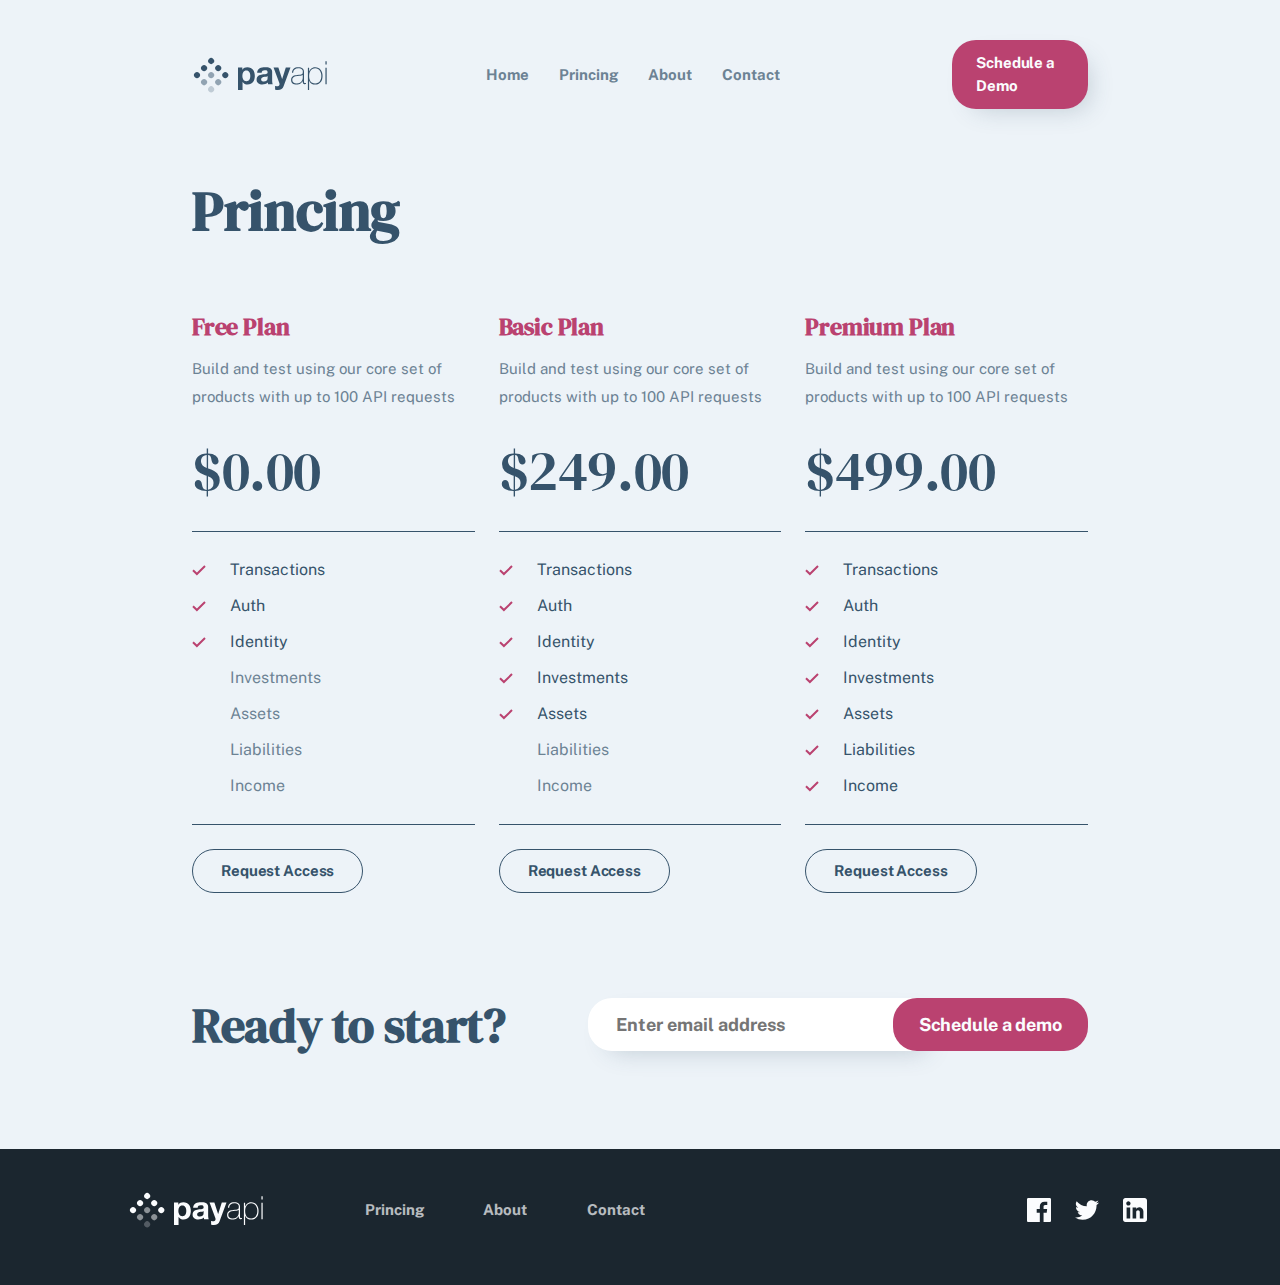
<file: pages/pricing.html>
<!DOCTYPE html>
<html lang="en">

<head>

    <meta charset="UTF-8">
    <meta name="viewport" content="width=device-width, initial-scale=1.0">

    <title>Project PayApi</title>
    <meta name="description" content="">

    <link rel="stylesheet" href="../css/normalize.css">
    <link rel="stylesheet" href="../css/reset.css">
    <link rel="stylesheet" href="../css/main.css">
    <link rel="stylesheet" href="../css/pricing.css">

</head>

<body>
    <header>
        <svg class="logo" width="180" height="38" xmlns="http://www.w3.org/2000/svg">
            <g fill="#36536B" fill-rule="evenodd">
                <path
                    d="M50.544 33.934v-7.84h.064a5.36 5.36 0 002.128 1.84c.864.416 1.808.624 2.832.624 1.216 0 2.277-.235 3.184-.704a6.738 6.738 0 002.272-1.888 8.147 8.147 0 001.36-2.72 11.37 11.37 0 00.448-3.2c0-1.173-.15-2.299-.448-3.376-.299-1.077-.757-2.021-1.376-2.832a6.937 6.937 0 00-2.336-1.952c-.939-.49-2.059-.736-3.36-.736-1.024 0-1.963.203-2.816.608-.853.405-1.557 1.056-2.112 1.952h-.064v-2.112H46v22.336h4.544zm3.808-8.768c-.725 0-1.344-.15-1.856-.448a3.595 3.595 0 01-1.232-1.168 5.044 5.044 0 01-.672-1.68 9.192 9.192 0 01-.208-1.952c0-.683.064-1.344.192-1.984a4.98 4.98 0 01.656-1.696c.31-.49.715-.89 1.216-1.2.501-.31 1.125-.464 1.872-.464.725 0 1.339.155 1.84.464.501.31.912.715 1.232 1.216.32.501.55 1.072.688 1.712.139.64.208 1.29.208 1.952 0 .661-.064 1.312-.192 1.952-.128.64-.347 1.2-.656 1.68-.31.48-.715.87-1.216 1.168-.501.299-1.125.448-1.872.448zm15.882 3.392c1.024 0 2.027-.15 3.008-.448a5.921 5.921 0 002.56-1.568 6.52 6.52 0 00.32 1.6h4.608c-.213-.341-.363-.853-.448-1.536a17.288 17.288 0 01-.128-2.144v-8.608c0-1.003-.224-1.808-.672-2.416a4.603 4.603 0 00-1.728-1.424 7.733 7.733 0 00-2.336-.688 18.543 18.543 0 00-2.528-.176c-.917 0-1.83.09-2.736.272a7.809 7.809 0 00-2.448.912 5.448 5.448 0 00-1.792 1.696c-.47.704-.736 1.59-.8 2.656h4.544c.085-.896.384-1.536.896-1.92.512-.384 1.216-.576 2.112-.576.405 0 .784.027 1.136.08.352.053.661.16.928.32s.48.384.64.672c.16.288.24.677.24 1.168.021.47-.117.827-.416 1.072-.299.245-.704.432-1.216.56-.512.128-1.099.224-1.76.288-.661.064-1.333.15-2.016.256-.683.107-1.36.25-2.032.432a5.735 5.735 0 00-1.792.816c-.523.363-.95.848-1.28 1.456-.33.608-.496 1.381-.496 2.32 0 .853.144 1.59.432 2.208a4.17 4.17 0 001.2 1.536c.512.405 1.11.704 1.792.896a8.127 8.127 0 002.208.288zm1.696-3.008c-.363 0-.715-.032-1.056-.096a2.566 2.566 0 01-.896-.336 1.717 1.717 0 01-.608-.656c-.15-.277-.224-.619-.224-1.024 0-.427.075-.779.224-1.056.15-.277.347-.507.592-.688a2.98 2.98 0 01.864-.432c.33-.107.667-.192 1.008-.256.363-.064.725-.117 1.088-.16.363-.043.71-.096 1.04-.16.33-.064.64-.144.928-.24.288-.096.528-.23.72-.4v1.696c0 .256-.027.597-.08 1.024a3.428 3.428 0 01-.432 1.264c-.235.416-.597.773-1.088 1.072-.49.299-1.184.448-2.08.448zm13.962 8.384c1.557 0 2.773-.288 3.648-.864.874-.576 1.557-1.536 2.048-2.88L98.5 11.598h-4.704L90.18 22.926h-.064l-3.744-11.328H81.54l5.792 15.52c.128.32.192.661.192 1.024 0 .49-.144.939-.432 1.344-.288.405-.731.64-1.328.704-.448.021-.896.01-1.344-.032-.448-.043-.886-.085-1.312-.128v3.744c.469.043.933.08 1.392.112.458.032.922.048 1.392.048zm18.698-5.408c.789 0 1.514-.096 2.176-.288a6.581 6.581 0 001.776-.8c.522-.341.965-.73 1.328-1.168.362-.437.64-.901.832-1.392h.064v.864c0 .341.026.656.08.944.053.288.154.539.304.752.149.213.368.384.656.512.288.128.677.192 1.168.192.34 0 .672-.043.992-.128V26.99a5.835 5.835 0 01-.896.096c-.278 0-.491-.059-.64-.176a.961.961 0 01-.32-.464 2.357 2.357 0 01-.112-.64c-.011-.235-.016-.47-.016-.704v-9.568c0-1.259-.454-2.277-1.36-3.056-.907-.779-2.352-1.168-4.336-1.168-1.984 0-3.515.453-4.592 1.36-1.078.907-1.66 2.267-1.744 4.08h1.216c.085-1.472.58-2.57 1.488-3.296.906-.725 2.096-1.088 3.568-1.088.832 0 1.536.085 2.112.256.576.17 1.045.405 1.408.704.362.299.629.64.8 1.024.17.384.256.8.256 1.248 0 .576-.032 1.056-.096 1.44a1.64 1.64 0 01-.48.944c-.256.245-.635.437-1.136.576-.502.139-1.19.24-2.064.304l-1.888.16c-.662.064-1.35.17-2.064.32-.715.15-1.366.4-1.952.752a4.367 4.367 0 00-1.456 1.44c-.384.608-.576 1.392-.576 2.352 0 1.579.48 2.747 1.44 3.504.96.757 2.314 1.136 4.064 1.136zm.032-1.056c-1.344 0-2.4-.293-3.168-.88-.768-.587-1.152-1.488-1.152-2.704 0-.768.149-1.392.448-1.872.298-.48.688-.859 1.168-1.136a5.213 5.213 0 011.616-.592 20.778 20.778 0 011.792-.272l2.048-.192a16.93 16.93 0 002.032-.288c.608-.128 1.06-.373 1.36-.736v3.072c0 .213-.06.624-.176 1.232-.118.608-.39 1.237-.816 1.888-.427.65-1.046 1.227-1.856 1.728-.811.501-1.91.752-3.296.752zm12.49 6.56v-9.312h.063c.491 1.344 1.27 2.315 2.336 2.912 1.067.597 2.283.896 3.648.896 1.26 0 2.352-.213 3.28-.64a6.254 6.254 0 002.304-1.776c.608-.757 1.062-1.659 1.36-2.704.3-1.045.448-2.197.448-3.456 0-1.152-.149-2.25-.448-3.296-.298-1.045-.752-1.963-1.36-2.752a6.651 6.651 0 00-2.304-1.888c-.928-.47-2.02-.704-3.28-.704-.896 0-1.69.139-2.384.416a6.39 6.39 0 00-1.776 1.04c-.49.416-.885.87-1.184 1.36-.298.49-.512.939-.64 1.344h-.064v-3.776h-1.216V34.03h1.216zm6.047-6.56c-1.152 0-2.117-.208-2.896-.624a5.008 5.008 0 01-1.856-1.664c-.458-.693-.784-1.493-.976-2.4a13.637 13.637 0 01-.288-2.832c0-.981.107-1.925.32-2.832a7.152 7.152 0 011.04-2.416 5.407 5.407 0 011.872-1.696c.768-.427 1.696-.64 2.784-.64 1.11 0 2.054.219 2.832.656a5.599 5.599 0 011.904 1.728c.491.715.854 1.525 1.088 2.432.235.907.352 1.83.352 2.768 0 1.024-.122 1.99-.368 2.896-.245.907-.618 1.701-1.12 2.384a5.487 5.487 0 01-1.92 1.632c-.778.405-1.7.608-2.768.608zm11.498-18.88V5.294h-1.216V8.59h1.216zm0 19.552V11.694h-1.216v16.448h1.216z"
                    fill-rule="nonzero" />
                <g>
                    <circle transform="rotate(45 19.142 5)" cx="19.142" cy="5" r="3" />
                    <circle transform="rotate(45 26.213 12.071)" cx="26.213" cy="12.071" r="3" />
                    <circle transform="rotate(45 33.284 19.142)" cx="33.284" cy="19.142" r="3" />
                    <circle transform="rotate(45 12.071 12.071)" cx="12.071" cy="12.071" r="3" />
                    <circle opacity=".5" transform="rotate(45 19.142 19.142)" cx="19.142" cy="19.142" r="3" />
                    <circle opacity=".5" transform="rotate(45 26.213 26.213)" cx="26.213" cy="26.213" r="3" />
                    <circle transform="rotate(45 5 19.142)" cx="5" cy="19.142" r="3" />
                    <circle opacity=".5" transform="rotate(45 12.071 26.213)" cx="12.071" cy="26.213" r="3" />
                    <circle opacity=".25" transform="rotate(45 19.142 33.284)" cx="19.142" cy="33.284" r="3" />
                </g>
            </g>
        </svg>
        <a href="#">
            <svg class="burger-menu-icon" width="28" height="17" xmlns="http://www.w3.org/2000/svg">
                <g fill="#36536B" fill-rule="evenodd">
                    <path d="M0 0h28v3H0zM0 7h28v3H0zM0 14h28v3H0z" />
                </g>
            </svg>
            <div class="burger-menu-content">
                <nav>
                    <ul class="links">
                        <li><a class="link" href="../index.html">Home</a></li>
                        <li><a class="link" href="../pages/pricing.html">Princing</a></li>
                        <li><a class="link" href="../about.html">About</a></li>
                        <li><a class="link contact" href="../contact.html">Contact</a></li>
                    </ul>
                    <a class="call-to-action" href="#">Schedule a Demo</a>
                </nav>
            </div>
        </a>
    </header>
    <main>
    <section class="pricing-container">
        <h1>Princing</h1>
        <div class="pricing-content">
            <div class="pricing-offers">
                <h2>
                    Free Plan
                </h2>
                <p class="description-offers hidden">
                    Build and test using our core set of products with up to 100 API requests 
                </p>
                <span>
                    $0.00
                </span>
                <div class="disponibilities-verif">
                    <ul class="verif">
                        <li><svg width="14" height="11" viewBox="0 0 14 11" fill="none"
                                xmlns="http://www.w3.org/2000/svg">
                                <path d="M1 5.71804L4.89327 9.56006L13 1.56006" stroke="#BA4270" stroke-width="2" />
                            </svg>
                        </li>
                        <li>
                            <svg width="14" height="11" viewBox="0 0 14 11" fill="none"
                                xmlns="http://www.w3.org/2000/svg">
                                <path d="M1 5.71804L4.89327 9.56006L13 1.56006" stroke="#BA4270" stroke-width="2" />
                            </svg>
                        </li>
                        <li>
                            <svg width="14" height="11" viewBox="0 0 14 11" fill="none"
                                xmlns="http://www.w3.org/2000/svg">
                                <path d="M1 5.71804L4.89327 9.56006L13 1.56006" stroke="#BA4270" stroke-width="2" />
                            </svg>
                        </li>
                    </ul>
                    <ul class="disponibilities">
                        <li class="disponibilitie">
                            <p>Transactions</p>
                        </li>
                        <li class="disponibilitie">
                            <p>Auth</p>
                        </li>
                        <li class="disponibilitie">
                            <p>Identity</p>
                        </li>
                        <li class="disponibilitie">
                            <p class="no-verif">Investments</p>
                        </li>
                        <li class="disponibilitie">
                            <p class="no-verif">Assets</p>
                        </li>
                        <li class="disponibilitie">
                            <p class="no-verif">Liabilities</p>
                        </li>
                        <li class="disponibilitie">
                            <p class="no-verif">Income</p>
                        </li>
                    </ul>
                </div>
                <a class="request-access" href="#">Request Access</a>
            </div>
            <div class="pricing-offers">
                <h2>
                    Basic Plan
                </h2>
                <p class="description-offers hidden">
                    Build and test using our core set of products with up to 100 API requests 
                </p>
                <span>
                    $249.00
                </span>
                <div class="disponibilities-verif">
                    <ul class="verif">
                        <li><svg width="14" height="11" viewBox="0 0 14 11" fill="none"
                                xmlns="http://www.w3.org/2000/svg">
                                <path d="M1 5.71804L4.89327 9.56006L13 1.56006" stroke="#BA4270" stroke-width="2" />
                            </svg>
                        </li>
                        <li>
                            <svg width="14" height="11" viewBox="0 0 14 11" fill="none"
                                xmlns="http://www.w3.org/2000/svg">
                                <path d="M1 5.71804L4.89327 9.56006L13 1.56006" stroke="#BA4270" stroke-width="2" />
                            </svg>
                        </li>
                        <li>
                            <svg width="14" height="11" viewBox="0 0 14 11" fill="none"
                                xmlns="http://www.w3.org/2000/svg">
                                <path d="M1 5.71804L4.89327 9.56006L13 1.56006" stroke="#BA4270" stroke-width="2" />
                            </svg>
                        </li>
                        <li>
                            <svg width="14" height="11" viewBox="0 0 14 11" fill="none"
                                xmlns="http://www.w3.org/2000/svg">
                                <path d="M1 5.71804L4.89327 9.56006L13 1.56006" stroke="#BA4270" stroke-width="2" />
                            </svg>
                        </li>
                        <li>
                            <svg width="14" height="11" viewBox="0 0 14 11" fill="none"
                                xmlns="http://www.w3.org/2000/svg">
                                <path d="M1 5.71804L4.89327 9.56006L13 1.56006" stroke="#BA4270" stroke-width="2" />
                            </svg>
                        </li>
                    </ul>
                    <ul class="disponibilities">
                        <li class="disponibilitie">
                            <p>Transactions</p>
                        </li>
                        <li class="disponibilitie">
                            <p>Auth</p>
                        </li>
                        <li class="disponibilitie">
                            <p>Identity</p>
                        </li>
                        <li class="disponibilitie">
                            <p>Investments</p>
                        </li>
                        <li class="disponibilitie">
                            <p>Assets</p>
                        </li>
                        <li class="disponibilitie">
                            </svg>
                            <p class="no-verif">Liabilities</p>
                        </li>
                        <li class="disponibilitie">
                            <p class="no-verif">Income</p>
                        </li>
                    </ul>
                </div>
                <a class="request-access" href="#">Request Access</a>
            </div>
            <div class="pricing-offers">
                <h2>
                    Premium Plan
                </h2>
                <p class="description-offers hidden">
                    Build and test using our core set of products with up to 100 API requests 
                </p>
                <span>
                    $499.00
                </span>
                <div class="disponibilities-verif">
                    <ul class="verif">
                        <li>
                            <svg width="14" height="11" viewBox="0 0 14 11" fill="none"
                                xmlns="http://www.w3.org/2000/svg">
                                <path d="M1 5.71804L4.89327 9.56006L13 1.56006" stroke="#BA4270" stroke-width="2" />
                            </svg>
                        </li>
                        <li><svg width="14" height="11" viewBox="0 0 14 11" fill="none"
                                xmlns="http://www.w3.org/2000/svg">
                                <path d="M1 5.71804L4.89327 9.56006L13 1.56006" stroke="#BA4270" stroke-width="2" />
                            </svg>
                        </li>
                        <li>
                            <svg width="14" height="11" viewBox="0 0 14 11" fill="none"
                                xmlns="http://www.w3.org/2000/svg">
                                <path d="M1 5.71804L4.89327 9.56006L13 1.56006" stroke="#BA4270" stroke-width="2" />
                            </svg>
                        </li>
                        <li>
                            <svg width="14" height="11" viewBox="0 0 14 11" fill="none"
                                xmlns="http://www.w3.org/2000/svg">
                                <path d="M1 5.71804L4.89327 9.56006L13 1.56006" stroke="#BA4270" stroke-width="2" />
                            </svg>
                        </li>
                        <li>
                            <svg width="14" height="11" viewBox="0 0 14 11" fill="none"
                                xmlns="http://www.w3.org/2000/svg">
                                <path d="M1 5.71804L4.89327 9.56006L13 1.56006" stroke="#BA4270" stroke-width="2" />
                            </svg>
                        </li>
                        <li>
                            <svg width="14" height="11" viewBox="0 0 14 11" fill="none"
                                xmlns="http://www.w3.org/2000/svg">
                                <path d="M1 5.71804L4.89327 9.56006L13 1.56006" stroke="#BA4270" stroke-width="2" />
                            </svg>
                        </li>
                        <li>
                            <svg width="14" height="11" viewBox="0 0 14 11" fill="none"
                                xmlns="http://www.w3.org/2000/svg">
                                <path d="M1 5.71804L4.89327 9.56006L13 1.56006" stroke="#BA4270" stroke-width="2" />
                            </svg>
                        </li>
                    </ul>
                    <ul class="disponibilities">
                        <li class="disponibilitie">
                            <p>Transactions</p>
                        </li>
                        <li class="disponibilitie">

                            <p>Auth</p>
                        </li>
                        <li class="disponibilitie">
                            <p>Identity</p>
                        </li>
                        <li class="disponibilitie">
                            <p>Investments</p>
                        </li>
                        <li class="disponibilitie">
                            <p>Assets</p>
                        </li>
                        <li class="disponibilitie">
                            </svg>
                            <p>Liabilities</p>
                        </li>
                        <li class="disponibilitie">
                            <p>Income</p>
                        </li>
                    </ul>
                </div>
                <a class="request-access" href="#">Request Access</a>
            </div>
        </div>
    </section>
        </section>
        <section class="demo-container">
            <h2 class="demo-title">Ready to start?</h2>
            <form class="demo-form" action="">
                <input id="email-advantage" type="email" name="email-advantage" autocomplete
                    placeholder="Enter email address">
                <button class="button-advantage" type="submit">Schedule a demo</button>
            </form>
        </section>
    </main>
    <footer>
        <div class="main-footer">
            <svg class="footer-logo" width="165" height="38" xmlns="http://www.w3.org/2000/svg">
                <g fill="#FBFCFE" fill-rule="evenodd">
                    <path
                        d="M50.544 33.934v-7.84h.064a5.36 5.36 0 002.128 1.84c.864.416 1.808.624 2.832.624 1.216 0 2.277-.235 3.184-.704a6.738 6.738 0 002.272-1.888 8.147 8.147 0 001.36-2.72 11.37 11.37 0 00.448-3.2c0-1.173-.15-2.299-.448-3.376-.299-1.077-.757-2.021-1.376-2.832a6.937 6.937 0 00-2.336-1.952c-.939-.49-2.059-.736-3.36-.736-1.024 0-1.963.203-2.816.608-.853.405-1.557 1.056-2.112 1.952h-.064v-2.112H46v22.336h4.544zm3.808-8.768c-.725 0-1.344-.15-1.856-.448a3.595 3.595 0 01-1.232-1.168 5.044 5.044 0 01-.672-1.68 9.192 9.192 0 01-.208-1.952c0-.683.064-1.344.192-1.984a4.98 4.98 0 01.656-1.696c.31-.49.715-.89 1.216-1.2.501-.31 1.125-.464 1.872-.464.725 0 1.339.155 1.84.464.501.31.912.715 1.232 1.216.32.501.55 1.072.688 1.712.139.64.208 1.29.208 1.952 0 .661-.064 1.312-.192 1.952-.128.64-.347 1.2-.656 1.68-.31.48-.715.87-1.216 1.168-.501.299-1.125.448-1.872.448zm15.882 3.392c1.024 0 2.027-.15 3.008-.448a5.921 5.921 0 002.56-1.568 6.52 6.52 0 00.32 1.6h4.608c-.213-.341-.363-.853-.448-1.536a17.288 17.288 0 01-.128-2.144v-8.608c0-1.003-.224-1.808-.672-2.416a4.603 4.603 0 00-1.728-1.424 7.733 7.733 0 00-2.336-.688 18.543 18.543 0 00-2.528-.176c-.917 0-1.83.09-2.736.272a7.809 7.809 0 00-2.448.912 5.448 5.448 0 00-1.792 1.696c-.47.704-.736 1.59-.8 2.656h4.544c.085-.896.384-1.536.896-1.92.512-.384 1.216-.576 2.112-.576.405 0 .784.027 1.136.08.352.053.661.16.928.32s.48.384.64.672c.16.288.24.677.24 1.168.021.47-.117.827-.416 1.072-.299.245-.704.432-1.216.56-.512.128-1.099.224-1.76.288-.661.064-1.333.15-2.016.256-.683.107-1.36.25-2.032.432a5.735 5.735 0 00-1.792.816c-.523.363-.95.848-1.28 1.456-.33.608-.496 1.381-.496 2.32 0 .853.144 1.59.432 2.208a4.17 4.17 0 001.2 1.536c.512.405 1.11.704 1.792.896a8.127 8.127 0 002.208.288zm1.696-3.008c-.363 0-.715-.032-1.056-.096a2.566 2.566 0 01-.896-.336 1.717 1.717 0 01-.608-.656c-.15-.277-.224-.619-.224-1.024 0-.427.075-.779.224-1.056.15-.277.347-.507.592-.688a2.98 2.98 0 01.864-.432c.33-.107.667-.192 1.008-.256.363-.064.725-.117 1.088-.16.363-.043.71-.096 1.04-.16.33-.064.64-.144.928-.24.288-.096.528-.23.72-.4v1.696c0 .256-.027.597-.08 1.024a3.428 3.428 0 01-.432 1.264c-.235.416-.597.773-1.088 1.072-.49.299-1.184.448-2.08.448zm13.962 8.384c1.557 0 2.773-.288 3.648-.864.874-.576 1.557-1.536 2.048-2.88L98.5 11.598h-4.704L90.18 22.926h-.064l-3.744-11.328H81.54l5.792 15.52c.128.32.192.661.192 1.024 0 .49-.144.939-.432 1.344-.288.405-.731.64-1.328.704-.448.021-.896.01-1.344-.032-.448-.043-.886-.085-1.312-.128v3.744c.469.043.933.08 1.392.112.458.032.922.048 1.392.048zm18.698-5.408c.789 0 1.514-.096 2.176-.288a6.581 6.581 0 001.776-.8c.522-.341.965-.73 1.328-1.168.362-.437.64-.901.832-1.392h.064v.864c0 .341.026.656.08.944.053.288.154.539.304.752.149.213.368.384.656.512.288.128.677.192 1.168.192.34 0 .672-.043.992-.128V26.99a5.835 5.835 0 01-.896.096c-.278 0-.491-.059-.64-.176a.961.961 0 01-.32-.464 2.357 2.357 0 01-.112-.64c-.011-.235-.016-.47-.016-.704v-9.568c0-1.259-.454-2.277-1.36-3.056-.907-.779-2.352-1.168-4.336-1.168-1.984 0-3.515.453-4.592 1.36-1.078.907-1.66 2.267-1.744 4.08h1.216c.085-1.472.58-2.57 1.488-3.296.906-.725 2.096-1.088 3.568-1.088.832 0 1.536.085 2.112.256.576.17 1.045.405 1.408.704.362.299.629.64.8 1.024.17.384.256.8.256 1.248 0 .576-.032 1.056-.096 1.44a1.64 1.64 0 01-.48.944c-.256.245-.635.437-1.136.576-.502.139-1.19.24-2.064.304l-1.888.16c-.662.064-1.35.17-2.064.32-.715.15-1.366.4-1.952.752a4.367 4.367 0 00-1.456 1.44c-.384.608-.576 1.392-.576 2.352 0 1.579.48 2.747 1.44 3.504.96.757 2.314 1.136 4.064 1.136zm.032-1.056c-1.344 0-2.4-.293-3.168-.88-.768-.587-1.152-1.488-1.152-2.704 0-.768.149-1.392.448-1.872.298-.48.688-.859 1.168-1.136a5.213 5.213 0 011.616-.592 20.778 20.778 0 011.792-.272l2.048-.192a16.93 16.93 0 002.032-.288c.608-.128 1.06-.373 1.36-.736v3.072c0 .213-.06.624-.176 1.232-.118.608-.39 1.237-.816 1.888-.427.65-1.046 1.227-1.856 1.728-.811.501-1.91.752-3.296.752zm12.49 6.56v-9.312h.063c.491 1.344 1.27 2.315 2.336 2.912 1.067.597 2.283.896 3.648.896 1.26 0 2.352-.213 3.28-.64a6.254 6.254 0 002.304-1.776c.608-.757 1.062-1.659 1.36-2.704.3-1.045.448-2.197.448-3.456 0-1.152-.149-2.25-.448-3.296-.298-1.045-.752-1.963-1.36-2.752a6.651 6.651 0 00-2.304-1.888c-.928-.47-2.02-.704-3.28-.704-.896 0-1.69.139-2.384.416a6.39 6.39 0 00-1.776 1.04c-.49.416-.885.87-1.184 1.36-.298.49-.512.939-.64 1.344h-.064v-3.776h-1.216V34.03h1.216zm6.047-6.56c-1.152 0-2.117-.208-2.896-.624a5.008 5.008 0 01-1.856-1.664c-.458-.693-.784-1.493-.976-2.4a13.637 13.637 0 01-.288-2.832c0-.981.107-1.925.32-2.832a7.152 7.152 0 011.04-2.416 5.407 5.407 0 011.872-1.696c.768-.427 1.696-.64 2.784-.64 1.11 0 2.054.219 2.832.656a5.599 5.599 0 011.904 1.728c.491.715.854 1.525 1.088 2.432.235.907.352 1.83.352 2.768 0 1.024-.122 1.99-.368 2.896-.245.907-.618 1.701-1.12 2.384a5.487 5.487 0 01-1.92 1.632c-.778.405-1.7.608-2.768.608zm11.498-18.88V5.294h-1.216V8.59h1.216zm0 19.552V11.694h-1.216v16.448h1.216z"
                        fill-rule="nonzero" />
                    <g>
                        <circle transform="rotate(45 19.142 5)" cx="19.142" cy="5" r="3" />
                        <circle transform="rotate(45 26.213 12.071)" cx="26.213" cy="12.071" r="3" />
                        <circle transform="rotate(45 33.284 19.142)" cx="33.284" cy="19.142" r="3" />
                        <circle transform="rotate(45 12.071 12.071)" cx="12.071" cy="12.071" r="3" />
                        <circle opacity=".5" transform="rotate(45 19.142 19.142)" cx="19.142" cy="19.142" r="3" />
                        <circle opacity=".5" transform="rotate(45 26.213 26.213)" cx="26.213" cy="26.213" r="3" />
                        <circle transform="rotate(45 5 19.142)" cx="5" cy="19.142" r="3" />
                        <circle opacity=".5" transform="rotate(45 12.071 26.213)" cx="12.071" cy="26.213" r="3" />
                        <circle opacity=".25" transform="rotate(45 19.142 33.284)" cx="19.142" cy="33.284" r="3" />
                    </g>
                </g>
            </svg>
            <nav class="footer-main-nav">
                <ul class="footer-nav-links">
                    <li class="footer-nav-link"><a href="./pricing.html">Princing</a></li>
                    <li class="footer-nav-link"><a href="./about.html">About</a></li>
                    <li class="footer-nav-link"><a href="./contact.html">Contact</a></li>
                </ul>
            </nav>
            <div class="footer-social-links">
                <ul class="social-links">
                    <li class="social-link">
                        <svg width="24" height="24" xmlns="http://www.w3.org/2000/svg">
                            <path
                                d="M22.675 0H1.325C.593 0 0 .593 0 1.325v21.351C0 23.407.593 24 1.325 24H12.82v-9.294H9.692v-3.622h3.128V8.413c0-3.1 1.893-4.788 4.659-4.788 1.325 0 2.463.099 2.795.143v3.24l-1.918.001c-1.504 0-1.795.715-1.795 1.763v2.313h3.587l-.467 3.622h-3.12V24h6.116c.73 0 1.323-.593 1.323-1.325V1.325C24 .593 23.407 0 22.675 0z"
                                fill-rule="nonzero" />
                        </svg>
                    </li>
                    <li class="social-link">
                        <svg width="24" height="20" xmlns="http://www.w3.org/2000/svg">
                            <path
                                d="M24 2.557a9.83 9.83 0 01-2.828.775A4.932 4.932 0 0023.337.608a9.864 9.864 0 01-3.127 1.195A4.916 4.916 0 0016.616.248c-3.179 0-5.515 2.966-4.797 6.045A13.978 13.978 0 011.671 1.149a4.93 4.93 0 001.523 6.574 4.903 4.903 0 01-2.229-.616c-.054 2.281 1.581 4.415 3.949 4.89a4.935 4.935 0 01-2.224.084 4.928 4.928 0 004.6 3.419A9.9 9.9 0 010 17.54a13.94 13.94 0 007.548 2.212c9.142 0 14.307-7.721 13.995-14.646A10.025 10.025 0 0024 2.557z"
                                fill-rule="nonzero" />
                        </svg>
                    </li>
                    <li class="social-link">
                        <svg width="24" height="24" xmlns="http://www.w3.org/2000/svg">
                            <path
                                d="M21.6 0H2.4C1.08 0 0 1.08 0 2.4v19.2C0 22.92 1.08 24 2.4 24h19.2c1.32 0 2.4-1.08 2.4-2.4V2.4C24 1.08 22.92 0 21.6 0zM7.2 20.4H3.6V9.6h3.6v10.8zM5.4 7.56c-1.2 0-2.16-.96-2.16-2.16 0-1.2.96-2.16 2.16-2.16 1.2 0 2.16.96 2.16 2.16 0 1.2-.96 2.16-2.16 2.16zm15 12.84h-3.6v-6.36c0-.96-.84-1.8-1.8-1.8-.96 0-1.8.84-1.8 1.8v6.36H9.6V9.6h3.6v1.44c.6-.96 1.92-1.68 3-1.68 2.28 0 4.2 1.92 4.2 4.2v6.84z"
                                fill-rule="nonzero" />
                        </svg>
                    </li>
                </ul>
            </div>
        </div>
    </footer>
</body>
</html>
</file>
<file: css/main.css>
@import url('https://fonts.googleapis.com/css2?family=DM+Serif+Display:ital@0;1&family=Public+Sans:ital,wght@0,100..900;1,100..900&display=swap');

li {
    list-style: none;
}

ul {
    padding: 0;
}

a {
    text-decoration: none;
}

body {
    background-color: #edf3f8;  
    padding-top: 40px;
}

header {
    width: 90%;
    margin-right: auto;
    margin-left: auto;
    display: flex;
    justify-content: space-between;
    align-items: center;
}

.burger-menu-content {
    display: none;
}

.hero {
    width: 80%;
    margin-left: auto;
    margin-right: auto;
    margin-bottom: 80px;
}

.main-hero {
    width: 100%;
    display: flex;
    flex-direction: column;
    margin-left: auto;
    align-items: center;
    margin-right: auto
}

.call-to-action {
    transition: 0.3s;
}

.call-to-action:hover {
    background-color: #DA6D97;
    cursor: pointer;
}

.hero-title {
    text-align: center;
    font-family: "DM Serif Display", serif;
    color:#36536B;
    letter-spacing: -0.25px;
    line-height: 36px;
    font-size: 32px;
}

#email-hero {
    box-shadow: 10px 10px 25px -10px #36536B40;
    color: #36536B;
    font-weight: 700;
    font-family: "Public Sans", sans-serif;
    line-height: 17px;
    font-size: 15px;
    width: 100%;
    border: none;
    border-radius: 24px;
    outline: none;
    padding: 16px 28px;
    margin-bottom: 16px;
}

#email-hero:hover {
    cursor: pointer;
}

.hero-button {
    width: 100%;
    text-align: center;
    border: none;
    border-radius: 24px;
    outline: none;
    font-family: "Public Sans", sans-serif;
    background-color:#BA4270;
    padding: 14px 28px;
    margin-bottom: 24px;
    letter-spacing: -0.12px;
    font-size: 15px;
    font-weight: 700;
    transition: 0.3s;
    color:#FBFCFE;
}

.hero-button:hover {
    cursor: pointer;
    background-color: #DA6D97;
}

.form-contact {
    font-size: 15px;
    font-family: "Public Sans", sans-serif;
    line-height: 17px;
    margin-bottom: 80px;
    color: #6C8294;
    text-align: center;
    text-decoration: none;
}

.form-contact a {
    font-weight: 700;
    color: #6C8294;
    font-family: "Public Sans", sans-serif;
    text-decoration: none;
    transition: 0.3s;
}

.form-contact a:hover {
    opacity: 70%;
}

.phone-hero {
    margin-top: 32px;
    margin-bottom: 32px;

}

.partners-container {
    background-color: #1B262F;
    padding-top: 80px;
    display: flex;
    flex-direction: column;
    align-items: center;
    padding-bottom: 80px;
    margin-bottom: 80px;
}

.partners-content {
    display: flex;
    flex-direction: column-reverse;
    width: 90%;
}

.partners-information {
    text-align: center;
    display: flex;
    align-items: center;
    flex-direction: column;
    font-family: "Public Sans", sans-serif;
}

.partners-information-title {
    font-family: "DM Serif Display", serif;
    color: #FFFFFF;
    font-size: 32px;
    line-height: 36px;
    letter-spacing: -0.25px;
    font-weight: 400;
    margin-bottom: 16px;
}

.partners-information p {
    opacity: 70%;
    font-size: 15px;
    line-height: 28px;
    color: #FBFCFE;
    margin-bottom: 32px;
}

.partners-information a {
    color: white;
    border: solid 1px white ;
    border-radius: 40px;
    text-decoration: none;
    width: 135px;
    display: block;
    text-align: center;
    padding: 16px 32px 14px 32px;
    transition: all 0.3s;
}

.partners-information a:hover {
    cursor: pointer;
    color: #1B262F;
    border: none;
    background-color: white;
}

.partners-logo {
    display: flex;
    margin-right: auto;
    margin-left: auto;
    width: 90%;
    justify-content: space-between;
    margin-bottom: 56px;
}

.partners {
    display: flex;
    align-items: center;
    gap: 40px;
    flex-direction: column;
    width: 45%;
}

.features-container {
    margin-bottom: 80px;
    display: flex;
    width: 90%;
    margin-left: auto;
    margin-right: auto;
    align-items: center;
    flex-direction: column;
    font-family: "Public Sans", sans-serif;
}

.first-features {
    display: flex;
    flex-direction: column-reverse;
    align-items: center;
}

.first-features-content {
    text-align: center;
    margin-bottom: 80px;
}

.first-features-title {
    font-size: 36px;
    font-family: "DM Serif Display", serif;
    color: #36536B;
    line-height: 36px;
    font-weight: 400;
    letter-spacing: -0.28px;
    margin-bottom: 24px;
}

.first-features-description {
    font-size: 16px;
    color: #6C8294;
    line-height: 28px;
}

.first-features-image {
    margin-bottom: 48px;
}

.second-features {
    display: flex;
    align-items: center;
    flex-direction: column-reverse;
}

.second-features-content {
    text-align: center;
}

.second-features-title {
    font-size: 36px;
    font-family: "DM Serif Display", serif;
    color: #36536B;
    line-height: 36px;
    font-weight: 400;
    letter-spacing: -0.28px;
    margin-bottom: 24px;
}

.second-features-description {
    font-size: 16px;
    color: #6C8294;
    line-height: 28px;
}

.second-features-image {
    display: flex;
    justify-content: space-around;
    margin-bottom: 48px;
    gap: 24px;
}

.advantages-container {
    width: 90%;
    margin-left: auto;
    margin-right: auto;
    margin-bottom: 80px;
}

.advantages {
    display: flex;
    flex-direction: column;
    gap: 48px;
}

.advantage {
    text-align: center;
    align-items: center;
    flex-direction: column;
    display: flex;
    font-family: "Public Sans", sans-serif;
}

.advantage svg {
    margin-bottom: 32px;
}

.advantage-title {
    margin-bottom: 16px;
    font-weight: 700;
    font-size: 18px;
    line-height: 25px;
    letter-spacing: -0.14px;
    color: #36536B;
}

.advantage-description {
    font-size: 16px;
    line-height: 25px;
    letter-spacing: -0.12px;
    color: #6C8294;
}

.footer-social-links svg {
    fill: #FBFCFE;
}

.footer-social-links svg:hover {
    fill: #BA4270;
    cursor: pointer;
}


#email-advantage {
    box-shadow: 10px 10px 25px -10px #36536B40;
    color: #36536B;
    font-weight: 700;
    font-family: "Public Sans", sans-serif;
    line-height: 17px;
    font-size: 15px;
    width: 100%;
    border: none;
    border-radius: 24px;
    outline: none;
    padding: 16px 28px;
    margin-bottom: 16px;
}

#email-advantage:hover {
    cursor: pointer;
}

.button-advantage {
    width: 100%;
    text-align: center;
    border: none;
    border-radius: 24px;
    outline: none;
    font-family: "Public Sans", sans-serif;
    background-color:#BA4270;
    padding: 14px 28px;
    margin-bottom: 24px;
    letter-spacing: -0.12px;
    font-size: 15px;
    font-weight: 700;
    transition: 0.3s;
    color:#FBFCFE;
}

.button-advantage:hover {
    cursor: pointer;
    background-color: #DA6D97
}

.demo-container {
    width: 90%;
    margin-left: auto;
    margin-right: auto;
    margin-bottom: 52px;
}

.demo-title {
    font-size: 32px;
    line-height: 36px;
    color: #36536B;
    letter-spacing: -0.25px;
    text-align: center;
    font-family: "DM Serif Display", serif;
    margin-bottom: 32px;
}

footer {
    background-color: #1B262F;
    display: flex;
    text-align: center;
    align-items: center;
    flex-direction: column;
    padding-top: 42px;
    
    padding-bottom: 56px;   
}

.footer-logo {
    margin-bottom: 40px;
}

.footer-nav-links {
    gap: 32px;
    display: flex;
    flex-direction: column;
    align-items: center;
    width: 100%;
    margin-bottom: 40px;
}

.footer-nav-link {
    width: 100%;
}

.footer-nav-link a {
    text-decoration: none;
    color: #FBFCFE;
    text-align: center;
    font-size: 15px;
    opacity: 70%;
    line-height: 17.5px;
    font-weight: 700;
    font-family: "Public Sans", sans-serif;

}

.social-links {
    display: flex;
    justify-content: center ;
    gap: 24px;
    align-items: center;
}

@media screen and (min-width:768px) {

    header {
        justify-content: normal ;
    }

    .logo {
        margin-right: 60px;
    }

    .burger-menu-content {
        display:flex;
        width: 100%;
    }  

    nav {
        display: flex;
        width: 100%;
        align-items: center;
        justify-content: space-between;
    }

    .burger-menu-icon {
        display: none;
    }

    .links {
        display: flex;
        list-style: none;
        padding: 0;
        height: 100%;
        gap: 30px;
        width: 100%;
    }

    .link {
        color: #36536B;
        line-height: 17px;
        list-style: none;
        font-size: 15px;
        display: flex;
        align-items: center;
        font-family: "Public Sans", sans-serif;
        height: 100%;
        font-weight: 700;
        text-decoration: none;
    }

    .link.contact {
        margin-right: 0;
    }

    .call-to-action {
        display: block;
        text-decoration: none;
        font-family: "Public Sans", sans-serif;
        color: #FBFCFE;
        padding: 12px 24px;
        border-radius: 24px;
        font-size: 15px;
        font-weight: 700;
        letter-spacing: -0.12px;
        background-color: #BA4270;
        box-shadow: 10px 10px 25px -10px #36536B40;

    }

    form {
        display: flex;
        margin-bottom: 32px;
        border-radius: 24px;
        width: 100%;
    }

    h1 {
        font-size: 48px;
        margin-bottom: 60px;
    }

    .hero {
        margin-bottom: 100px;
    }

    .main-hero {
        width: 100%;
    }

    .hero-button {
        margin-bottom: 0;
        padding: 14px 8px;
        width: 400px;
        font-size: 18px;
    }

    .button-advantage {
        margin-bottom: 0;
        padding: 12px 8px;
        width: 300px;
        font-size: 18px;
    }

    .demo-container {
        width: 70%;
        display: flex;
        align-items: center;
        flex-direction: column;
    }

    #email-hero {
        margin-bottom: 0;
        border-radius: 24px 0px 0px 24px;
        font-size: 18px;
        margin-right: -32px;
    }

    #email-advantage {
        margin-bottom: 0;
        border-radius: 24px 0px 0px 24px;
        font-size: 18px;
        margin-right: -32px;
    }

    .form-contact {
        font-size: 18px;
        text-align: center;
    }

    .phone-hero {
        width: 40%;
        height: 40%;
        margin-left: auto;
        margin-right: auto;
    }
    
    .image-hero {
        width: 100%;
    }

    .partners-content {
        width: 75%;
    }
       
    .partners-information-title {
        font-size: 48px;
        margin-bottom: 24px;
    }    
    .partners-logo {
        margin-bottom: 64px;
        flex-direction: column;
        gap: 40px;
    }
    
    .partners {
        flex-direction: row;
        width: 100%;
        justify-content: space-between;
    }

    .features-container {
        width: 70%;
    }

    .first-features-title,
    .second-features-title { 
        font-size: 48px;
    }

    .advantages {
        flex-direction: row;
    }

    .advantage {
        width: 33%;
    }

    footer {
        width: 100%;
        align-items: normal;
    }

    .footer-logo {
        width: 250px;
        margin-bottom: 0;
        margin-right: 64px;
    }

    .main-footer {
        display: flex;
        width: 90%;
        margin-left: auto;
        margin-right: auto;
        align-items: center;
    }

    .footer-nav-links {
        flex-direction: row;
        justify-content: center;
        max-width: 300px;
        margin-bottom: 0px;

    }

    .footer-social-links {
        width: 200px;
    }

}

@media screen and (min-width:1024px) {
    header {
        width: 70%;
        max-width: 1100px;
        margin-bottom: 80px;
    }

    .links {
        margin-right: auto;
        margin-left: 64px;
    }

    .link {
        opacity: 70%;
        transition-duration: 0.3s;
    }

    .link:hover {
        opacity: 100%;
        cursor: pointer;
    }

    .hero {
        margin-bottom: 76px;
    }

    .main-hero {
        flex-direction: row-reverse;
        max-width: 1100px;
    }   

    .hero-content {
        width: 80%;
    }
    
    .image-hero {
        width: 50%;
    }

    h1 {
        text-align: left;
        font-size: 72px;
        letter-spacing: -0.55px;
        line-height: 72px;
    }

    .hero-form {
        width: 85%;
        margin-bottom: 24px;
    }

    .form-contact {
        text-align: left;
    }

    .phone-hero {
        width: 70%;
        height: 70%;
    }

    .partners-container {
        padding-top: 100px;
        align-items: center;
        padding-bottom: 100px;
    }
    
    .partners-content {
        max-width: 1110px;
        flex-direction: row;
        justify-content: space-between;
    }
    
    .partners-information {
        text-align: left;
        max-width: 450px;
        align-items: flex-start;
        margin-right: 60px;
    }
     
    .partners-logo {
        justify-content: center;
        margin: 0;
        width: 536px;
        min-width: 536px;
    }

    .features-container {
        max-width: 1110px;
        justify-content: flex-start;
    }
    
    .first-features {
        flex-direction: row-reverse;
        justify-content: space-between;
        margin-bottom: 80px;
        width: 100%;

    }

    .first-features-content,
    .second-features-content {
        width: 40%;
        text-align: left;
    }

    .first-features-content {
        margin-bottom: 0;
    }

    .second-features {
        flex-direction: row;
        justify-content: space-between;
    }

    .first-features-image {
        width: 40%;
        margin-bottom: 0;
        height: 100%;
    }

    .second-features-image {
        margin-bottom: 0;
        height: 500px;
        width: 40%;
        justify-content: center;
    }   

    .terminal-image {
        width: 100%;
        height: 50%;
    }

    .phone-history,
    .phone-complete {
        width: 400px;
        height: 100%;
    }

    .advantages-container {
        width: 70%;
        max-width: 1110px;
        margin-bottom: 96px;
    }

    .demo-container {
        justify-content: space-between;
        flex-direction: row;
        margin-bottom: 96px;
        max-width: 1100px;
    }

    .demo-title {
        font-size: 48px;
        line-height: 56px;
        letter-spacing: -0.37px;
        margin-bottom: 0;
    }

    .demo-form {
        /* width: 40%; */
        max-width: 500px;
        margin-bottom: 0;
    }

    .main-footer {
        width: 80%;
        max-width: 1100px;
    }

}
</file>
<file: css/about.css>
header {
    margin-bottom: 48px;
}

.ambitions-content {
    width: 90%;
    margin-left: auto;
    margin-right: auto;
    margin-bottom: 48px;
}

.main-title {
    font-size: 32px;
    line-height: 36px;
    text-align: center;
    letter-spacing: -0.25px;
    font-family: "DM Serif Display", serif;
    color: #36536B;
    margin-bottom: 40px;
}

.ambitions {
    display: flex;
    align-items: center;
    flex-direction: column;
    text-align: center;
    margin-bottom: 48px;
    width: 100%;
}

.business {
    margin-bottom: 76px;
}

.ambitions h3 {
    font-size: 24px;
    line-height: 32px;
    letter-spacing: -0.18px;
    color: #36536B;
    font-family: "DM Serif Display", serif;
    margin-bottom: 16px;
}

.ambitions p {
    color: #6C8294;
    font-family: "Public Sans", sans-serif;
    font-size: 15px;
    line-height: 28px;
}

.image {
    background-image: url(../assets/about/mobile/image-team-members.jpg);
    width: 100%;
    max-width: 375px;
    height: 300px;
    margin-left: auto;
    margin-right: auto;
    margin-bottom: 48px;
    background-repeat:  no-repeat;
}

.stats-container {
    width: 100%;
    margin-bottom: 48px;
}

.stats-content {
    width: 90%;
    margin-left: auto;
    margin-right: auto;
}

.stats-content hr {
    opacity: 25%;
    width: 100%;
    border-bottom: solid 1px #36536B;
    border-top: solid 1px #36536B;
    margin-bottom: 16px;
}

.second {
    margin-bottom: 0;
}

.stats {
    gap: 32px;
    display: flex;
    flex-direction: column;
    align-items: center;
    text-align: center;
}

.stat {
    width: 100%;
    border-top: solid 1px #36536B;
    border-bottom: solid 1px #36536B;
}

.team-members {
    border-bottom: none;
    padding-top: 16px;
}

.office {
    border: none;
}

.transaction {
    padding-bottom: 16px;
    border-top: none;
}

.stat h4 {
    font-family: "Public Sans", sans-serif;
    font-size: 16px;
    line-height: 28px;
    color: #36536B;
    opacity: 70%;
}

.stat span {
    font-family: "DM Serif Display", serif;
    font-size: 56px;
    letter-spacing: -0.43px;
    line-height: 72px;
    color: #BA4270;
}

@media screen and (min-width:768px) {
    header {
        margin-bottom: 76px;
    }

    .main-title {
        font-size: 48px;
        line-height: 56px;
        letter-spacing: -0.37px;
        font-family: "DM Serif Display", serif;
        margin-bottom: 54px;
    }

    .ambitions {
        flex-direction: row;
        text-align: left;
        gap: 64px;
        align-items: flex-start;
    }

    .ambitions-content {
        margin-bottom: 72px;
    }

    .ambitions h3 {
        width: 30%;
        margin-bottom: 0;
        font-size: 32px;
        line-height: 40px;
        letter-spacing: -0.25px;
    }

    .ambitions p {
        width: 70%;
    }

    .image {
        background-image: url(../assets/about/tablet/image-team-members.jpg);
        width: 100%;
        max-width: 768px;
        height: 267px;
    }

    .stats {
        flex-direction: row;
    }

    .stat {
        border-top: solid 1px #36536B;
        border-bottom: solid 1px #36536B;
        padding-top: 16px;
        padding-bottom: 16px;
        text-align: left;
    }

}   

@media screen and (min-width:1024px) {
    header {
        margin-bottom: 82px;
    }

    .ambitions-content {
        width: 60%;
        max-width: 920px;
        margin-bottom: 100px;
    }

    .main-title {
        font-size: 56px;
        line-height: 56px;
        text-align: left;
        letter-spacing: -0.43px;
    }

    .image {
        background-image: url(../assets/about/desktop/image-team-members.jpg);
        width: 100%;
        max-width: 1440px;
        height: 500px;
        margin-bottom: 72px;
    }

    .stats-content {
        width: 70%;
        max-width: 1110px;
        margin-bottom: 72px;
    }

    .business {
        margin-bottom: 100px;
    }
}
</file>
<file: css/contact.css>
header {
    margin-bottom: 48px;
}

.partners svg {
    fill: #36536B;
}

.main-title {
    font-size: 32px;
    line-height: 36px;
    text-align: center;
    letter-spacing: -0.25px;
    color: #36536B;
    font-family: "DM Serif Display", serif;
    margin-bottom: 40px;
}

.secondpart-partners-content h2 {
    font-size: 24px;
    line-height: 32px;
    font-family: "DM Serif Display", serif;
    text-align: center;
    opacity: 75%;
    letter-spacing: -0.18px;
    margin-bottom: 32px;
    color: #36536B;
}

.contact-page input:focus {
    outline: none;
}

.contact-page {
    font-family: "Public Sans", sans-serif;
    width: 90%;
    margin-left: auto;
    margin-right: auto;
    display: flex;
    gap: 24px;
    flex-direction: column;
}

.contact-page input {
    font-family: "Public Sans", sans-serif;
    border: none;
    font-size: 15px;
    opacity: 100%;
    padding-left: 20px;
    padding-right: 20px;
    padding-bottom: 16px;
    line-height: 25px;
    letter-spacing: -0.12px;
    background-color: #edf3f8;
    width: 100%;
    border-bottom: solid 1px #36536B;
}

#message-contact-page {
    font-family: "Public Sans", sans-serif;
    border: none;
    font-size: 15px;
    opacity: 100%;
    background-color: #edf3f8;
    padding-left: 20px;
    padding-bottom: 16px;
    line-height: 25px;
    letter-spacing: -0.12px;
    width: 100%;
    border-bottom: solid 1px #36536B;
}

.checkbox-container {
    display: flex;
    align-items: center;
}

#checkbox-contact-page {
    height: 24px;
    width: 24px;
    background-color: #36536B;
    border: none;
}

.checkbox-container label {
    width: 90%;
    color: #36536B;
    font-size: 15px;
    line-height: 25px;
    margin-left: auto;
    letter-spacing: -0.12px;
}

#message-contact-page:hover {
    outline: none;
}

.checkbox-button {
    border: solid 1px #36536B;
    border-radius: 24px;
    background-color: #edf3f8;
    margin-bottom: 80px;
    padding: 14px 50px;
    font-weight: 700;
    font-family: "Public Sans", sans-serif;
    line-height: 18px;
    text-align: center;
    font-size: 15px;
    letter-spacing: -0.12px;
    color:#36536B;
    width: 152px;
}

@media screen and (min-width:768px) {
    header {
        margin-bottom: 76px;
    }

    .main-title {
        font-size: 48px;
        line-height: 56px;
        letter-spacing: -0.37px;
        margin-bottom: 54px;
    }

    .contact-page {
        width: 70%;
    }

    .secondpart-partners-content {
        width: 80%;
        margin-bottom: 100px;
        margin-left: auto;
        margin-right: auto;
    }
}
</file>
<file: css/pricing.css>
header {
    margin-bottom: 48px;
}

.pricing-content {
    display: flex;
    flex-direction: column;
    align-items: center;
    width: 100%;
    margin-bottom: 80px;
}

h1 {
    font-size: 32px;
    line-height: 32px;
    text-align: center;
    margin-bottom: 24px;
    letter-spacing: -0.25px;
    color: #36536B;
    font-family: "DM Serif Display", serif;
}

.pricing-offers {
    width: 90%;
    display: flex;
    flex-direction: column;
    align-items: center;
    margin-left: auto;
    margin-right: auto;
}

.pricing-offers h2 {
    font-size: 24px;
    line-height: 32px;
    text-align: center;
    letter-spacing: -0.18px;
    color: #BA4270;
    font-family: "DM Serif Display", serif;
    margin-bottom: 80px;
}

.hidden {
    display: none;
}

span {
    letter-spacing: -0.43px;
    font-size: 56px;
    color: #36536B;
    margin-bottom: 24px;
    font-family: "DM Serif Display", serif;
    line-height: 72px;
    text-align: center;
}

.disponibilities-verif {
    display: flex;
    border-top: solid 1px#36536B;
    border-bottom: solid 1px #36536B;
    padding-top: 24px;
    padding-bottom: 24px;
    width: 100%;
    margin-bottom: 24px;
    justify-content: center;
}

.verif {
    display: flex;
    flex-direction: column;
    gap: 8px;
}

.verif li {
    display: flex;
    align-items: center;
}

.verif li svg {
    height: 28px;
    margin-right: 24px;
}

.disponibilities {
    display: flex;
    flex-direction: column;
    gap: 8px;
}

.disponibilitie {
    display: flex;
    align-items: center;
}

.disponibilitie p {
    font-size: 16px;
    color: #36536B;
    line-height: 28px;
    font-family: "Public Sans", sans-serif;
}

.no-verif {
    opacity: 70%;
}

.request-access {
    font-family: "Public Sans", sans-serif;
    margin-bottom: 24px;
    border-radius: 24px;
    border: solid 1px #36536B;
    font-size: 15px;
    color: #36536B;
    line-height: 17.63px;
    letter-spacing: -0.12px;
    font-weight: 700;
    padding: 12px 28px;
}

.request-access:hover {
    cursor: pointer;
    color: white;
    border: none;
    background-color: #36536B;
}

@media screen and (min-width:768px) {

    header {
        margin-bottom: 74px;
    }

    h1 {
        font-size: 48px;
        line-height: 56px;
        letter-spacing: -0.37px;
    }

    .pricing-content {
        gap: 24px;
        flex-direction: row;
    }

    .pricing-offers {
        width: 33%;
    }

    .pricing-offers h2 {
        margin-bottom: 12px;
    }
    
    .description-offers {
        display: block;
        font-family: "Public Sans", sans-serif;
        font-size: 15px;
        line-height: 28px;
        text-align: center;
        color: #6C8294;
        margin-bottom: 24px;
    }
}

@media screen and (min-width:1024px) {

    .pricing-content {
        width: 70%;
        max-width: 1110%;
        margin-left: auto;
        margin-right: auto;
    }

    h1 {
        line-height: 56px;
        font-size: 56px;
        text-align: left;
        width: 70%;
        max-width: 1110px;
        margin-left: auto;
        margin-right: auto;
        margin-bottom: 72px;
    }

    .disponibilities-verif {
        justify-content: flex-start;
    }

    .description-offers {
        text-align: left;
    }

    .pricing-offers {
        text-align: left;
        align-items: flex-start;
    }
}
</file>
